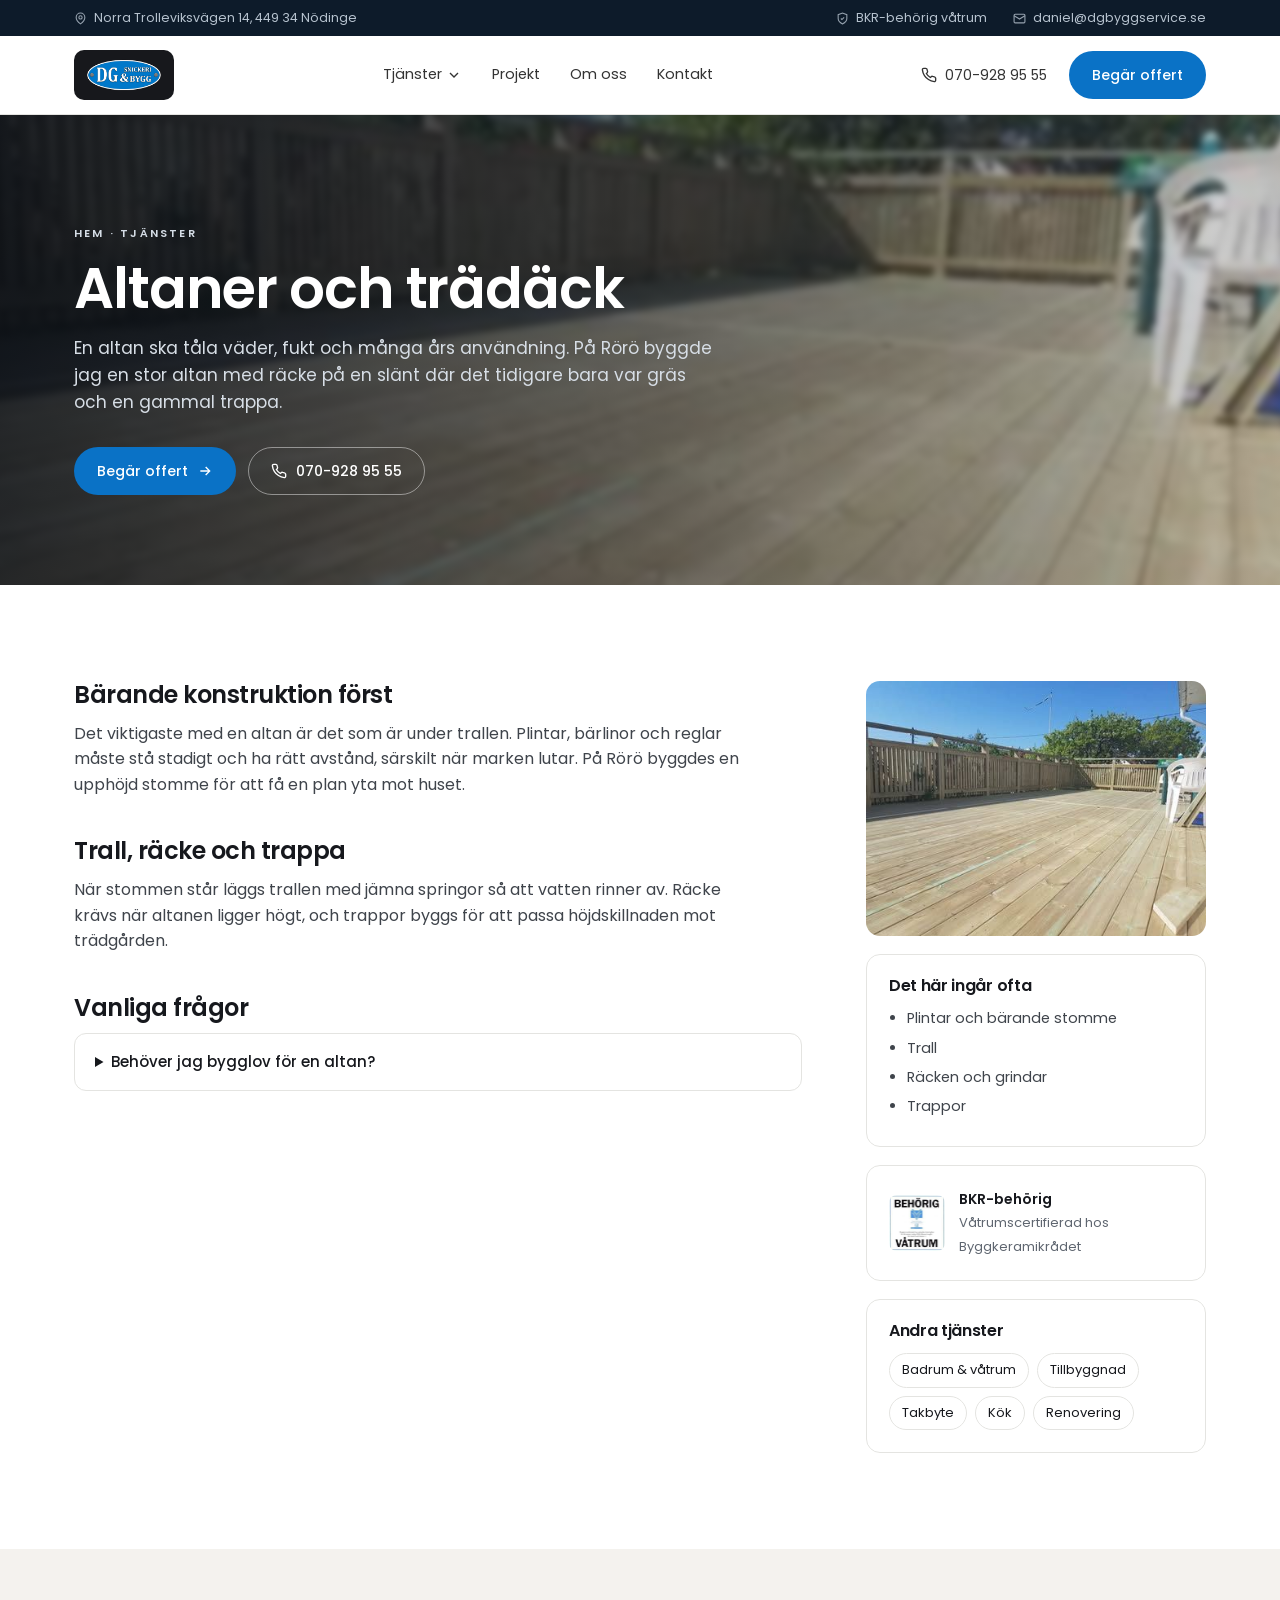
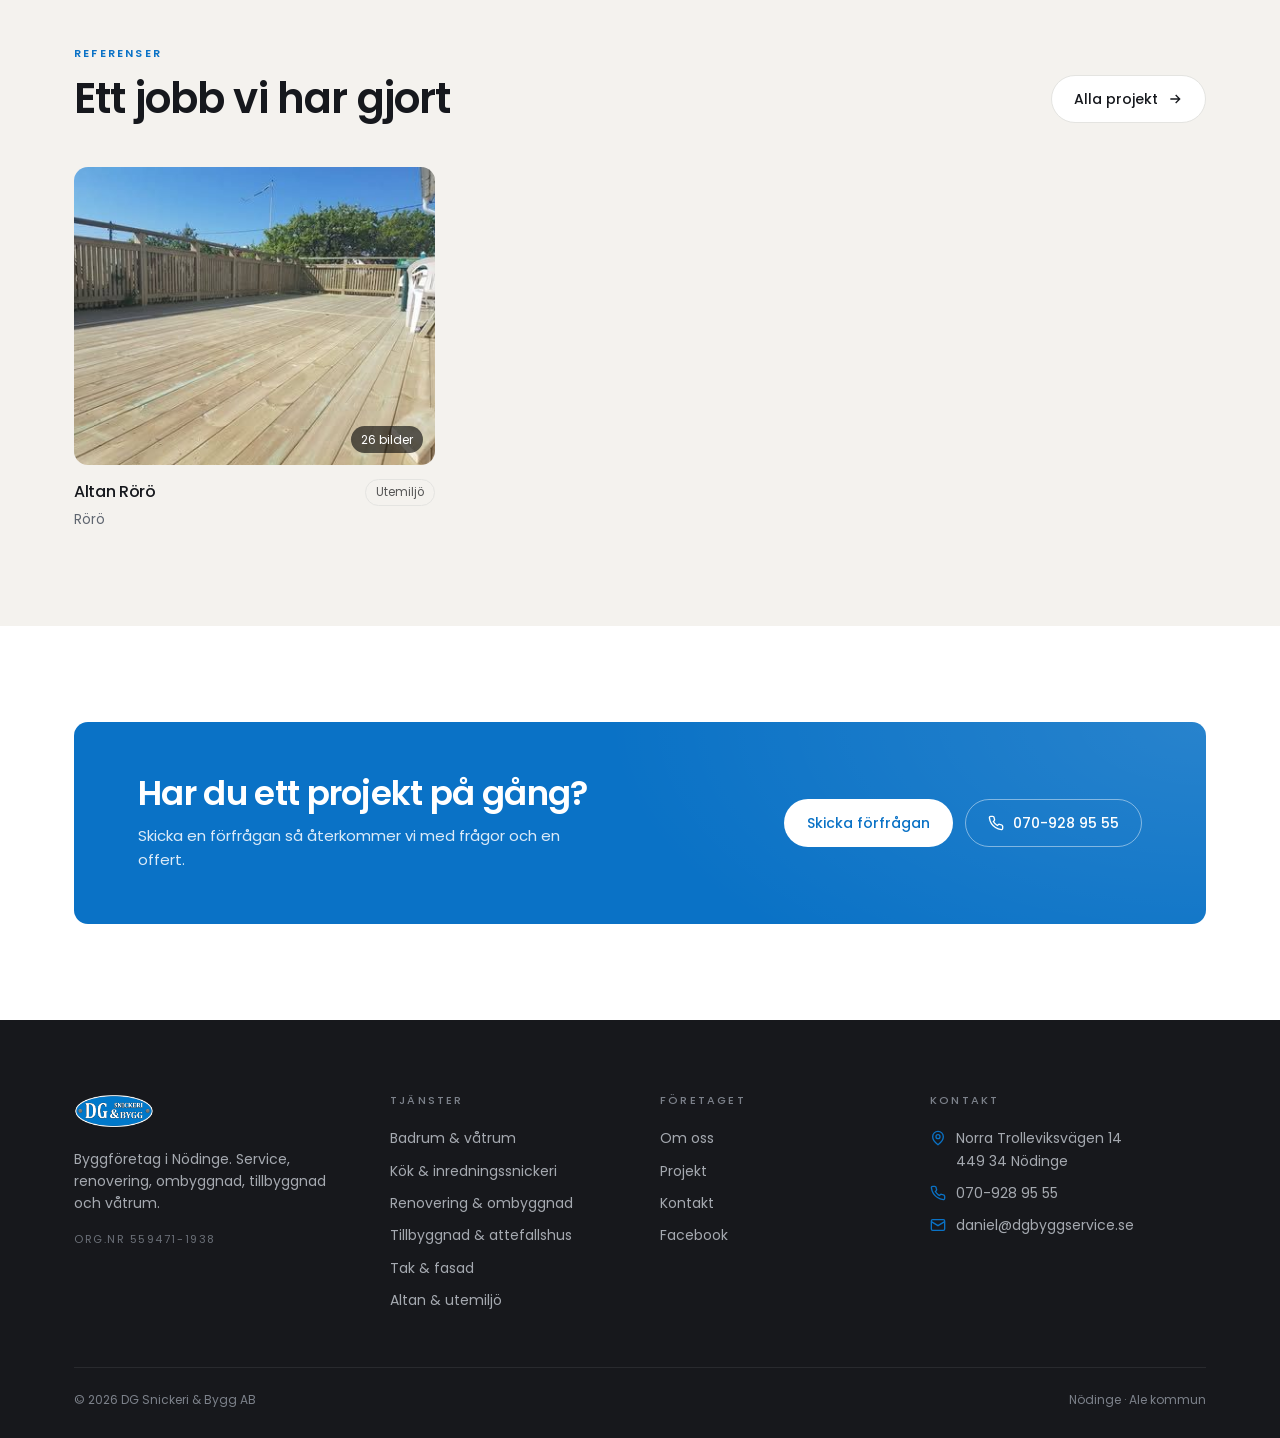
<file: altan.html>
<!doctype html>
<html lang="sv">
<head>
<meta charset="utf-8">
<meta name="viewport" content="width=device-width, initial-scale=1">
<title>Bygga altan och trädäck i Göteborgsregionen | DG Snickeri & Bygg</title>
<meta name="description" content="Altaner, trädäck, räcken och trappor byggda av snickare från Nödinge. Bärande konstruktion, trall och räcke – exempel från en altan på Rörö.">
<meta property="og:title" content="Bygga altan och trädäck i Göteborgsregionen | DG Snickeri & Bygg">
<meta property="og:description" content="Altaner, trädäck, räcken och trappor byggda av snickare från Nödinge. Bärande konstruktion, trall och räcke – exempel från en altan på Rörö.">
<meta property="og:image" content="https://elevatestudio018.github.io/dg-snickeri-bygg/assets/img/hero.jpg">
<link rel="icon" href="assets/img/favicon.png">
<link rel="preconnect" href="https://fonts.googleapis.com">
<link rel="preconnect" href="https://fonts.gstatic.com" crossorigin>
<link href="https://fonts.googleapis.com/css2?family=Poppins:wght@400;500;600;700&display=swap" rel="stylesheet">
<link rel="stylesheet" href="assets/css/style.css?v=4">
<script type="application/ld+json">{"@context": "https://schema.org", "@type": "Service", "name": "Altaner och trädäck", "serviceType": "Altan & trädäck", "description": "Altaner, trädäck, räcken och trappor byggda av snickare från Nödinge. Bärande konstruktion, trall och räcke – exempel från en altan på Rörö.", "provider": {"@type": "HomeAndConstructionBusiness", "name": "DG Snickeri & Bygg AB", "telephone": "+46709289555", "url": "https://elevatestudio018.github.io/dg-snickeri-bygg/"}, "areaServed": ["Ale kommun", "Kungälv", "Göteborg", "Tjörn"], "url": "https://elevatestudio018.github.io/dg-snickeri-bygg/altan.html"}</script>
<script type="application/ld+json">{"@context": "https://schema.org", "@type": "FAQPage", "mainEntity": [{"@type": "Question", "name": "Behöver jag bygglov för en altan?", "acceptedAnswer": {"@type": "Answer", "text": "En altan nära marken kräver oftast inte bygglov, men upphöjda altaner, altaner nära tomtgränsen eller inom vissa detaljplaner kan göra det. Kontrollera med kommunen."}}]}</script>
</head>
<body>
<div class="topbar"><div class="wrap">
  <span><svg viewBox="0 0 24 24" fill="none" stroke="currentColor" stroke-width="2"><path d="M20 10c0 6-8 12-8 12s-8-6-8-12a8 8 0 0 1 16 0z"/><circle cx="12" cy="10" r="3"/></svg>Norra Trolleviksvägen 14, 449 34 Nödinge</span>
  <span class="tb-r"><span><svg viewBox="0 0 24 24" fill="none" stroke="currentColor" stroke-width="2"><path d="M12 22s8-4 8-10V5l-8-3-8 3v7c0 6 8 10 8 10z"/><path d="m9 12 2 2 4-4"/></svg>BKR-behörig våtrum</span><a href="mailto:daniel@dgbyggservice.se"><svg viewBox="0 0 24 24" fill="none" stroke="currentColor" stroke-width="2"><rect x="2" y="4" width="20" height="16" rx="2"/><path d="m22 7-10 6L2 7"/></svg>daniel@dgbyggservice.se</a></span>
</div></div>
<header class="site"><div class="wrap">
  <a class="logo" href="index.html"><img src="assets/img/logo.png" alt="DG Snickeri &amp; Bygg AB"></a>
  <nav class="main">
    <div class="dd"><a href="index.html#tjanster">Tjänster <svg viewBox="0 0 24 24" fill="none" stroke="currentColor" stroke-width="2"><path d="m6 9 6 6 6-6"/></svg></a><div class="dd-menu"><a href="badrumsrenovering.html">Badrum & våtrum</a><a href="kok.html">Kök & inredningssnickeri</a><a href="renovering.html">Renovering & ombyggnad</a><a href="tillbyggnad.html">Tillbyggnad & attefallshus</a><a href="takbyte.html">Tak & fasad</a><a href="altan.html">Altan & utemiljö</a></div></div>
    <a href="projekt.html">Projekt</a><a href="index.html#om-oss">Om oss</a><a href="index.html#kontakt">Kontakt</a>
  </nav>
  <div class="hdr-cta">
    <a class="hdr-phone" href="tel:0709289555"><svg viewBox="0 0 24 24" fill="none" stroke="currentColor" stroke-width="2"><path d="M22 16.9v3a2 2 0 0 1-2.2 2 19.8 19.8 0 0 1-8.6-3.1 19.5 19.5 0 0 1-6-6A19.8 19.8 0 0 1 2.1 4.2 2 2 0 0 1 4.1 2h3a2 2 0 0 1 2 1.7c.1.9.4 1.8.7 2.7a2 2 0 0 1-.5 2.1L8 9.8a16 16 0 0 0 6 6l1.3-1.3a2 2 0 0 1 2.1-.4c.9.3 1.8.6 2.7.7a2 2 0 0 1 1.7 2z"/></svg> 070-928 95 55</a>
    <a class="btn btn-primary" href="index.html#kontakt">Begär offert</a>
    <button class="burger" aria-label="Meny"><span></span><span></span><span></span></button>
  </div>
</div></header>

<section class="phead">
  <div class="hero-bg" style="background-image:url('assets/projekt/altan-roro/01.jpg');filter:blur(3px);transform:scale(1.05)"></div>
  <div class="wrap"><span class="eyebrow light"><a href="index.html">Hem</a> · Tjänster</span><h1>Altaner och trädäck</h1>
    <p class="lead">En altan ska tåla väder, fukt och många års användning. På Rörö byggde jag en stor altan med räcke på en slänt där det tidigare bara var gräs och en gammal trappa.</p>
    <div class="actions" style="display:flex;gap:12px;flex-wrap:wrap;margin-top:30px"><a class="btn btn-primary" href="index.html#kontakt">Begär offert <svg viewBox="0 0 24 24" fill="none" stroke="currentColor" stroke-width="2"><path d="M5 12h14M13 6l6 6-6 6"/></svg></a><a class="btn btn-ghost-light" href="tel:0709289555"><svg viewBox="0 0 24 24" fill="none" stroke="currentColor" stroke-width="2"><path d="M22 16.9v3a2 2 0 0 1-2.2 2 19.8 19.8 0 0 1-8.6-3.1 19.5 19.5 0 0 1-6-6A19.8 19.8 0 0 1 2.1 4.2 2 2 0 0 1 4.1 2h3a2 2 0 0 1 2 1.7c.1.9.4 1.8.7 2.7a2 2 0 0 1-.5 2.1L8 9.8a16 16 0 0 0 6 6l1.3-1.3a2 2 0 0 1 2.1-.4c.9.3 1.8.6 2.7.7a2 2 0 0 1 1.7 2z"/></svg> 070-928 95 55</a></div></div>
</section>
<section>
  <div class="wrap svc-body">
    <article><h2>Bärande konstruktion först</h2><p>Det viktigaste med en altan är det som är under trallen. Plintar, bärlinor och reglar måste stå stadigt och ha rätt avstånd, särskilt när marken lutar. På Rörö byggdes en upphöjd stomme för att få en plan yta mot huset.</p><h2>Trall, räcke och trappa</h2><p>När stommen står läggs trallen med jämna springor så att vatten rinner av. Räcke krävs när altanen ligger högt, och trappor byggs för att passa höjdskillnaden mot trädgården.</p>
      <h2>Vanliga frågor</h2><div class="faq"><details><summary>Behöver jag bygglov för en altan?</summary><p>En altan nära marken kräver oftast inte bygglov, men upphöjda altaner, altaner nära tomtgränsen eller inom vissa detaljplaner kan göra det. Kontrollera med kommunen.</p></details></div></article>
    <aside>
      <img class="aside-img" src="assets/projekt/altan-roro/01.jpg" alt="Altan Rörö">
      <div class="box"><h3>Det här ingår ofta</h3><ul><li>Plintar och bärande stomme</li><li>Trall</li><li>Räcken och grindar</li><li>Trappor</li></ul></div>
      <div class="box"><div class="bkr"><img src="assets/img/behorig-vatrum.jpg" alt="BKR Behörig våtrum"><div><b>BKR-behörig</b><span>Våtrumscertifierad hos Byggkeramikrådet</span></div></div></div>
      <div class="box"><h3>Andra tjänster</h3><div class="others"><a href="badrumsrenovering.html">Badrum & våtrum</a><a href="tillbyggnad.html">Tillbyggnad</a><a href="takbyte.html">Takbyte</a><a href="kok.html">Kök</a><a href="renovering.html">Renovering</a></div></div>
    </aside>
  </div>
</section>
<section class="beige">
  <div class="wrap"><div class="sec-head"><div><span class="eyebrow">Referenser</span><h2>Ett jobb vi har gjort</h2></div>
    <a class="btn btn-outline" href="projekt.html">Alla projekt <svg viewBox="0 0 24 24" fill="none" stroke="currentColor" stroke-width="2"><path d="M5 12h14M13 6l6 6-6 6"/></svg></a></div>
    <div class="pcards"><a class="pcard" href="projekt.html?kategori=Utemiljö"><div class="ph"><img loading="lazy" src="assets/projekt/altan-roro/01.jpg" alt="Altan Rörö"><span class="cnt">26 bilder</span></div><div class="pc-t"><h3>Altan Rörö</h3><span class="tag">Utemiljö</span></div><p>Rörö</p></a></div></div>
</section>
<div style="padding-top:96px"></div>
<section class="cta-wrap"><div class="wrap"><div class="cta-box reveal">
  <div><h2>Har du ett projekt på gång?</h2><p>Skicka en förfrågan så återkommer vi med frågor och en offert.</p></div>
  <div class="cta-btns"><a class="btn btn-white" href="index.html#kontakt">Skicka förfrågan</a><a class="btn btn-ghost-light" href="tel:0709289555"><svg viewBox="0 0 24 24" fill="none" stroke="currentColor" stroke-width="2"><path d="M22 16.9v3a2 2 0 0 1-2.2 2 19.8 19.8 0 0 1-8.6-3.1 19.5 19.5 0 0 1-6-6A19.8 19.8 0 0 1 2.1 4.2 2 2 0 0 1 4.1 2h3a2 2 0 0 1 2 1.7c.1.9.4 1.8.7 2.7a2 2 0 0 1-.5 2.1L8 9.8a16 16 0 0 0 6 6l1.3-1.3a2 2 0 0 1 2.1-.4c.9.3 1.8.6 2.7.7a2 2 0 0 1 1.7 2z"/></svg> 070-928 95 55</a></div>
</div></div></section>

<footer class="site"><div class="wrap">
  <div class="fcols">
    <div><a class="flogo" href="index.html"><img src="assets/img/logo.png" alt="DG Snickeri &amp; Bygg"></a>
      <p>Byggföretag i Nödinge. Service, renovering, ombyggnad, tillbyggnad och våtrum.</p>
      <p class="orgnr">ORG.NR 559471-1938</p></div>
    <div><h4>Tjänster</h4><ul><li><a href="badrumsrenovering.html">Badrum & våtrum</a></li><li><a href="kok.html">Kök & inredningssnickeri</a></li><li><a href="renovering.html">Renovering & ombyggnad</a></li><li><a href="tillbyggnad.html">Tillbyggnad & attefallshus</a></li><li><a href="takbyte.html">Tak & fasad</a></li><li><a href="altan.html">Altan & utemiljö</a></li></ul></div>
    <div><h4>Företaget</h4><ul><li><a href="index.html#om-oss">Om oss</a></li><li><a href="projekt.html">Projekt</a></li><li><a href="index.html#kontakt">Kontakt</a></li><li><a href="https://www.facebook.com/pages/DG-Snickeri-Bygg-AB/765867246837613" target="_blank" rel="noopener">Facebook</a></li></ul></div>
    <div><h4>Kontakt</h4><ul class="fc">
      <li><svg viewBox="0 0 24 24" fill="none" stroke="currentColor" stroke-width="2"><path d="M20 10c0 6-8 12-8 12s-8-6-8-12a8 8 0 0 1 16 0z"/><circle cx="12" cy="10" r="3"/></svg><span>Norra Trolleviksvägen 14<br>449 34 Nödinge</span></li>
      <li><svg viewBox="0 0 24 24" fill="none" stroke="currentColor" stroke-width="2"><path d="M22 16.9v3a2 2 0 0 1-2.2 2 19.8 19.8 0 0 1-8.6-3.1 19.5 19.5 0 0 1-6-6A19.8 19.8 0 0 1 2.1 4.2 2 2 0 0 1 4.1 2h3a2 2 0 0 1 2 1.7c.1.9.4 1.8.7 2.7a2 2 0 0 1-.5 2.1L8 9.8a16 16 0 0 0 6 6l1.3-1.3a2 2 0 0 1 2.1-.4c.9.3 1.8.6 2.7.7a2 2 0 0 1 1.7 2z"/></svg><a href="tel:0709289555">070-928 95 55</a></li>
      <li><svg viewBox="0 0 24 24" fill="none" stroke="currentColor" stroke-width="2"><rect x="2" y="4" width="20" height="16" rx="2"/><path d="m22 7-10 6L2 7"/></svg><a href="mailto:daniel@dgbyggservice.se">daniel@dgbyggservice.se</a></li></ul></div>
  </div>
  <div class="fbottom"><span>© 2026 DG Snickeri &amp; Bygg AB</span><span>Nödinge · Ale kommun</span></div>
</div></footer>
<div class="lb" id="lb">
  <div class="lb-top"><div><h3 id="lb-title" style="display:inline"></h3><span id="lb-count"></span></div><button class="lb-close" aria-label="Stäng">✕</button></div>
  <div class="lb-stage"><button class="lb-nav prev" aria-label="Föregående">‹</button><img id="lb-img" alt=""><button class="lb-nav next" aria-label="Nästa">›</button></div>
  <div class="lb-thumbs"></div>
</div>
<script src="assets/data/projects.js?v=4"></script>
<script src="assets/js/main.js?v=4"></script>
</body>
</html>
</file>
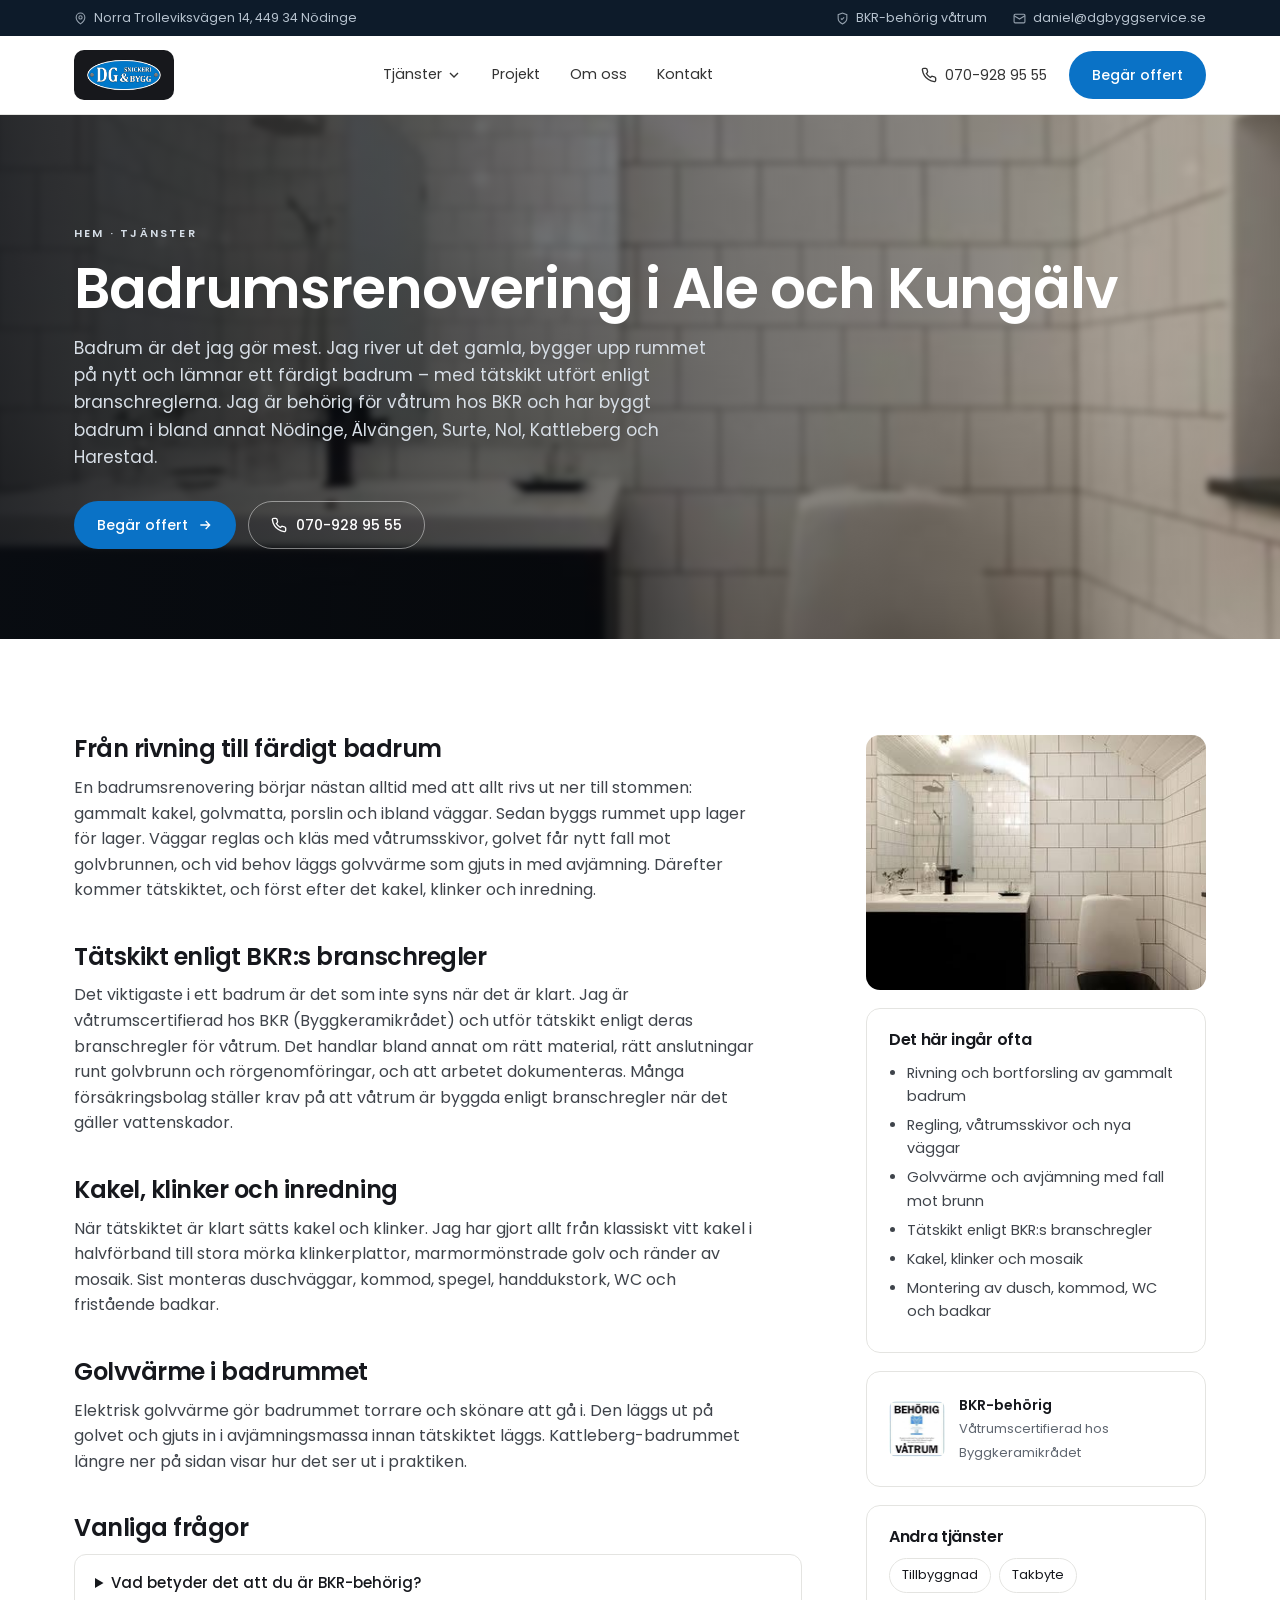
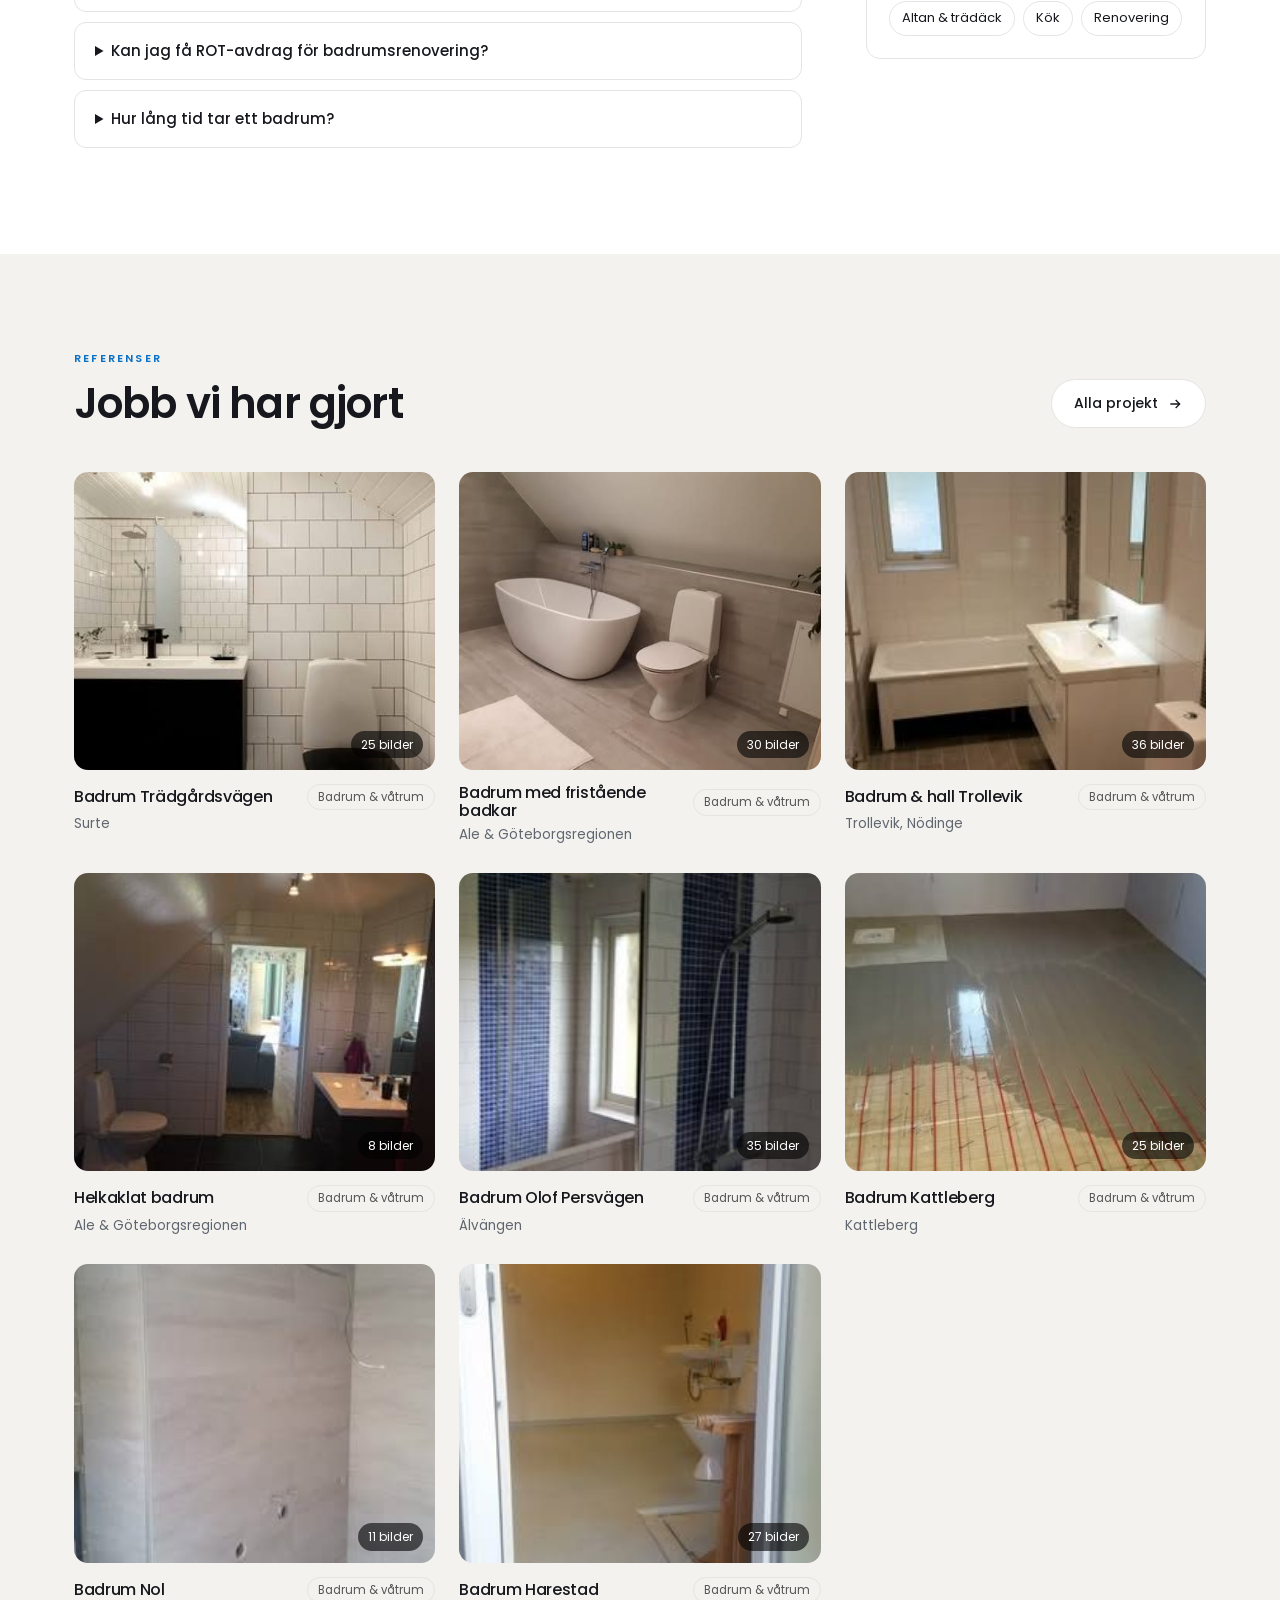
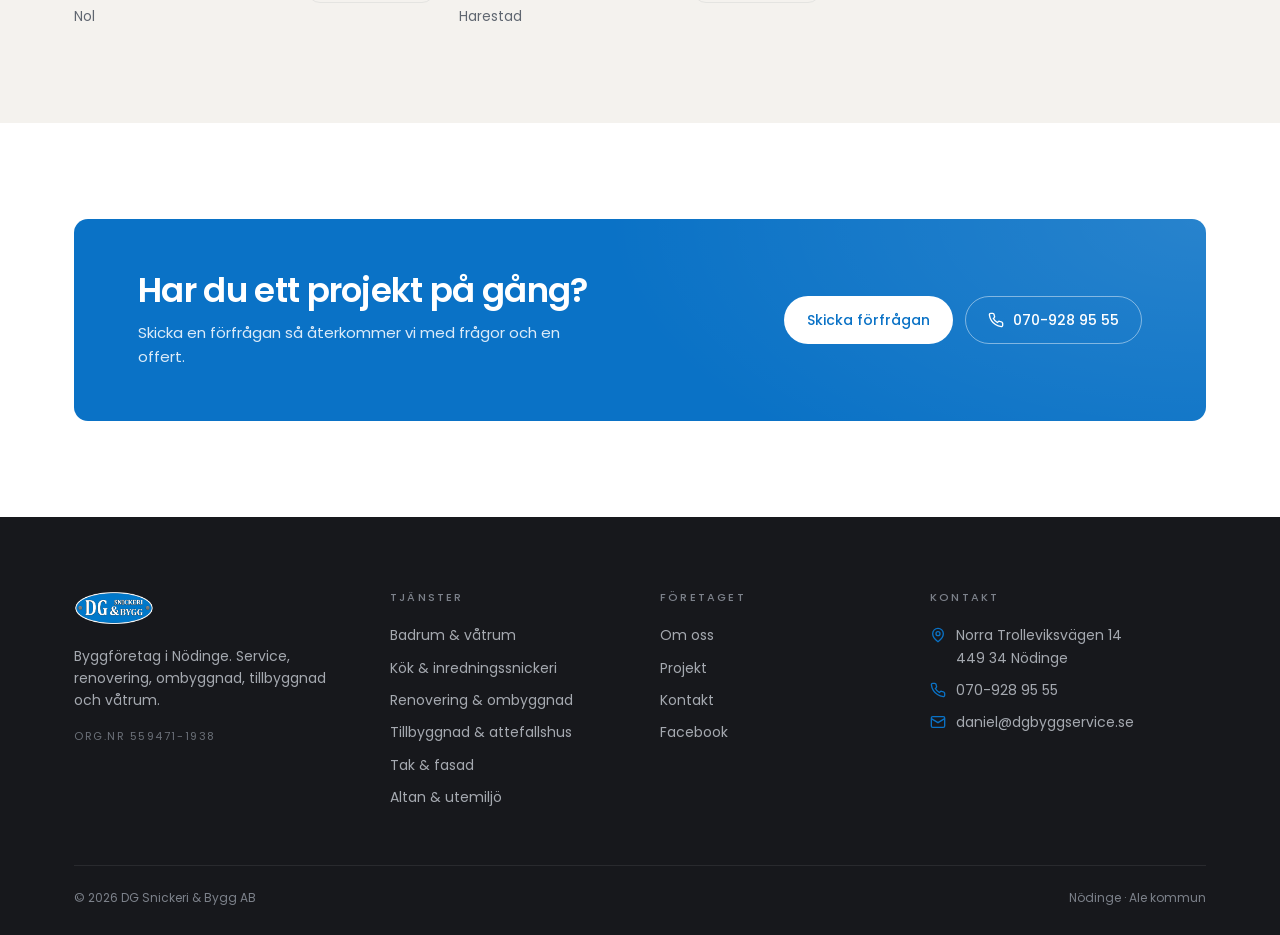
<file: badrumsrenovering.html>
<!doctype html>
<html lang="sv">
<head>
<meta charset="utf-8">
<meta name="viewport" content="width=device-width, initial-scale=1">
<title>Badrumsrenovering i Ale och Kungälv – BKR-behörig | DG Snickeri & Bygg</title>
<meta name="description" content="Badrumsrenovering och våtrum i Nödinge, Älvängen, Surte, Nol och Kungälv. BKR-behörig hantverkare med 25 år i branschen. Rivning, golvvärme, tätskikt, kakel och klinker.">
<meta property="og:title" content="Badrumsrenovering i Ale och Kungälv – BKR-behörig | DG Snickeri & Bygg">
<meta property="og:description" content="Badrumsrenovering och våtrum i Nödinge, Älvängen, Surte, Nol och Kungälv. BKR-behörig hantverkare med 25 år i branschen. Rivning, golvvärme, tätskikt, kakel och klinker.">
<meta property="og:image" content="https://elevatestudio018.github.io/dg-snickeri-bygg/assets/img/hero.jpg">
<link rel="icon" href="assets/img/favicon.png">
<link rel="preconnect" href="https://fonts.googleapis.com">
<link rel="preconnect" href="https://fonts.gstatic.com" crossorigin>
<link href="https://fonts.googleapis.com/css2?family=Poppins:wght@400;500;600;700&display=swap" rel="stylesheet">
<link rel="stylesheet" href="assets/css/style.css?v=4">
<script type="application/ld+json">{"@context": "https://schema.org", "@type": "Service", "name": "Badrumsrenovering i Ale och Kungälv", "serviceType": "Badrum & våtrum", "description": "Badrumsrenovering och våtrum i Nödinge, Älvängen, Surte, Nol och Kungälv. BKR-behörig hantverkare med 25 år i branschen. Rivning, golvvärme, tätskikt, kakel och klinker.", "provider": {"@type": "HomeAndConstructionBusiness", "name": "DG Snickeri & Bygg AB", "telephone": "+46709289555", "url": "https://elevatestudio018.github.io/dg-snickeri-bygg/"}, "areaServed": ["Ale kommun", "Kungälv", "Göteborg", "Tjörn"], "url": "https://elevatestudio018.github.io/dg-snickeri-bygg/badrumsrenovering.html"}</script>
<script type="application/ld+json">{"@context": "https://schema.org", "@type": "FAQPage", "mainEntity": [{"@type": "Question", "name": "Vad betyder det att du är BKR-behörig?", "acceptedAnswer": {"@type": "Answer", "text": "Det betyder att jag har gått Byggkeramikrådets utbildning och är certifierad för att utföra tätskikt i våtrum enligt deras branschregler. Du kan kontrollera behöriga företag på BKR:s webbplats."}}, {"@type": "Question", "name": "Kan jag få ROT-avdrag för badrumsrenovering?", "acceptedAnswer": {"@type": "Answer", "text": "Ja, ROT-avdrag gäller för arbetskostnaden när du renoverar i din bostad, enligt Skatteverkets regler. Avdraget görs direkt på fakturan. Material och resor ger inget avdrag."}}, {"@type": "Question", "name": "Hur lång tid tar ett badrum?", "acceptedAnswer": {"@type": "Answer", "text": "Det beror på storlek och hur mycket som ska göras. Tätskikt och avjämning måste få torka mellan momenten, så det går inte att stressa fram. Du får en tidplan tillsammans med offerten."}}]}</script>
</head>
<body>
<div class="topbar"><div class="wrap">
  <span><svg viewBox="0 0 24 24" fill="none" stroke="currentColor" stroke-width="2"><path d="M20 10c0 6-8 12-8 12s-8-6-8-12a8 8 0 0 1 16 0z"/><circle cx="12" cy="10" r="3"/></svg>Norra Trolleviksvägen 14, 449 34 Nödinge</span>
  <span class="tb-r"><span><svg viewBox="0 0 24 24" fill="none" stroke="currentColor" stroke-width="2"><path d="M12 22s8-4 8-10V5l-8-3-8 3v7c0 6 8 10 8 10z"/><path d="m9 12 2 2 4-4"/></svg>BKR-behörig våtrum</span><a href="mailto:daniel@dgbyggservice.se"><svg viewBox="0 0 24 24" fill="none" stroke="currentColor" stroke-width="2"><rect x="2" y="4" width="20" height="16" rx="2"/><path d="m22 7-10 6L2 7"/></svg>daniel@dgbyggservice.se</a></span>
</div></div>
<header class="site"><div class="wrap">
  <a class="logo" href="index.html"><img src="assets/img/logo.png" alt="DG Snickeri &amp; Bygg AB"></a>
  <nav class="main">
    <div class="dd"><a href="index.html#tjanster">Tjänster <svg viewBox="0 0 24 24" fill="none" stroke="currentColor" stroke-width="2"><path d="m6 9 6 6 6-6"/></svg></a><div class="dd-menu"><a href="badrumsrenovering.html">Badrum & våtrum</a><a href="kok.html">Kök & inredningssnickeri</a><a href="renovering.html">Renovering & ombyggnad</a><a href="tillbyggnad.html">Tillbyggnad & attefallshus</a><a href="takbyte.html">Tak & fasad</a><a href="altan.html">Altan & utemiljö</a></div></div>
    <a href="projekt.html">Projekt</a><a href="index.html#om-oss">Om oss</a><a href="index.html#kontakt">Kontakt</a>
  </nav>
  <div class="hdr-cta">
    <a class="hdr-phone" href="tel:0709289555"><svg viewBox="0 0 24 24" fill="none" stroke="currentColor" stroke-width="2"><path d="M22 16.9v3a2 2 0 0 1-2.2 2 19.8 19.8 0 0 1-8.6-3.1 19.5 19.5 0 0 1-6-6A19.8 19.8 0 0 1 2.1 4.2 2 2 0 0 1 4.1 2h3a2 2 0 0 1 2 1.7c.1.9.4 1.8.7 2.7a2 2 0 0 1-.5 2.1L8 9.8a16 16 0 0 0 6 6l1.3-1.3a2 2 0 0 1 2.1-.4c.9.3 1.8.6 2.7.7a2 2 0 0 1 1.7 2z"/></svg> 070-928 95 55</a>
    <a class="btn btn-primary" href="index.html#kontakt">Begär offert</a>
    <button class="burger" aria-label="Meny"><span></span><span></span><span></span></button>
  </div>
</div></header>

<section class="phead">
  <div class="hero-bg" style="background-image:url('assets/projekt/badrum-tradgardsvagen/03.jpg');filter:blur(3px);transform:scale(1.05)"></div>
  <div class="wrap"><span class="eyebrow light"><a href="index.html">Hem</a> · Tjänster</span><h1>Badrumsrenovering i Ale och Kungälv</h1>
    <p class="lead">Badrum är det jag gör mest. Jag river ut det gamla, bygger upp rummet på nytt och lämnar ett färdigt badrum – med tätskikt utfört enligt branschreglerna. Jag är behörig för våtrum hos BKR och har byggt badrum i bland annat Nödinge, Älvängen, Surte, Nol, Kattleberg och Harestad.</p>
    <div class="actions" style="display:flex;gap:12px;flex-wrap:wrap;margin-top:30px"><a class="btn btn-primary" href="index.html#kontakt">Begär offert <svg viewBox="0 0 24 24" fill="none" stroke="currentColor" stroke-width="2"><path d="M5 12h14M13 6l6 6-6 6"/></svg></a><a class="btn btn-ghost-light" href="tel:0709289555"><svg viewBox="0 0 24 24" fill="none" stroke="currentColor" stroke-width="2"><path d="M22 16.9v3a2 2 0 0 1-2.2 2 19.8 19.8 0 0 1-8.6-3.1 19.5 19.5 0 0 1-6-6A19.8 19.8 0 0 1 2.1 4.2 2 2 0 0 1 4.1 2h3a2 2 0 0 1 2 1.7c.1.9.4 1.8.7 2.7a2 2 0 0 1-.5 2.1L8 9.8a16 16 0 0 0 6 6l1.3-1.3a2 2 0 0 1 2.1-.4c.9.3 1.8.6 2.7.7a2 2 0 0 1 1.7 2z"/></svg> 070-928 95 55</a></div></div>
</section>
<section>
  <div class="wrap svc-body">
    <article><h2>Från rivning till färdigt badrum</h2><p>En badrumsrenovering börjar nästan alltid med att allt rivs ut ner till stommen: gammalt kakel, golvmatta, porslin och ibland väggar. Sedan byggs rummet upp lager för lager. Väggar reglas och kläs med våtrumsskivor, golvet får nytt fall mot golvbrunnen, och vid behov läggs golvvärme som gjuts in med avjämning. Därefter kommer tätskiktet, och först efter det kakel, klinker och inredning.</p><h2>Tätskikt enligt BKR:s branschregler</h2><p>Det viktigaste i ett badrum är det som inte syns när det är klart. Jag är våtrumscertifierad hos BKR (Byggkeramikrådet) och utför tätskikt enligt deras branschregler för våtrum. Det handlar bland annat om rätt material, rätt anslutningar runt golvbrunn och rörgenomföringar, och att arbetet dokumenteras. Många försäkringsbolag ställer krav på att våtrum är byggda enligt branschregler när det gäller vattenskador.</p><h2>Kakel, klinker och inredning</h2><p>När tätskiktet är klart sätts kakel och klinker. Jag har gjort allt från klassiskt vitt kakel i halvförband till stora mörka klinkerplattor, marmormönstrade golv och ränder av mosaik. Sist monteras duschväggar, kommod, spegel, handdukstork, WC och fristående badkar.</p><h2>Golvvärme i badrummet</h2><p>Elektrisk golvvärme gör badrummet torrare och skönare att gå i. Den läggs ut på golvet och gjuts in i avjämningsmassa innan tätskiktet läggs. Kattleberg-badrummet längre ner på sidan visar hur det ser ut i praktiken.</p>
      <h2>Vanliga frågor</h2><div class="faq"><details><summary>Vad betyder det att du är BKR-behörig?</summary><p>Det betyder att jag har gått Byggkeramikrådets utbildning och är certifierad för att utföra tätskikt i våtrum enligt deras branschregler. Du kan kontrollera behöriga företag på BKR:s webbplats.</p></details><details><summary>Kan jag få ROT-avdrag för badrumsrenovering?</summary><p>Ja, ROT-avdrag gäller för arbetskostnaden när du renoverar i din bostad, enligt Skatteverkets regler. Avdraget görs direkt på fakturan. Material och resor ger inget avdrag.</p></details><details><summary>Hur lång tid tar ett badrum?</summary><p>Det beror på storlek och hur mycket som ska göras. Tätskikt och avjämning måste få torka mellan momenten, så det går inte att stressa fram. Du får en tidplan tillsammans med offerten.</p></details></div></article>
    <aside>
      <img class="aside-img" src="assets/projekt/badrum-tradgardsvagen/03.jpg" alt="Badrum Trädgårdsvägen">
      <div class="box"><h3>Det här ingår ofta</h3><ul><li>Rivning och bortforsling av gammalt badrum</li><li>Regling, våtrumsskivor och nya väggar</li><li>Golvvärme och avjämning med fall mot brunn</li><li>Tätskikt enligt BKR:s branschregler</li><li>Kakel, klinker och mosaik</li><li>Montering av dusch, kommod, WC och badkar</li></ul></div>
      <div class="box"><div class="bkr"><img src="assets/img/behorig-vatrum.jpg" alt="BKR Behörig våtrum"><div><b>BKR-behörig</b><span>Våtrumscertifierad hos Byggkeramikrådet</span></div></div></div>
      <div class="box"><h3>Andra tjänster</h3><div class="others"><a href="tillbyggnad.html">Tillbyggnad</a><a href="takbyte.html">Takbyte</a><a href="altan.html">Altan & trädäck</a><a href="kok.html">Kök</a><a href="renovering.html">Renovering</a></div></div>
    </aside>
  </div>
</section>
<section class="beige">
  <div class="wrap"><div class="sec-head"><div><span class="eyebrow">Referenser</span><h2>Jobb vi har gjort</h2></div>
    <a class="btn btn-outline" href="projekt.html">Alla projekt <svg viewBox="0 0 24 24" fill="none" stroke="currentColor" stroke-width="2"><path d="M5 12h14M13 6l6 6-6 6"/></svg></a></div>
    <div class="pcards"><a class="pcard" href="projekt.html?kategori=Badrum & våtrum"><div class="ph"><img loading="lazy" src="assets/projekt/badrum-tradgardsvagen/03.jpg" alt="Badrum Trädgårdsvägen"><span class="cnt">25 bilder</span></div><div class="pc-t"><h3>Badrum Trädgårdsvägen</h3><span class="tag">Badrum & våtrum</span></div><p>Surte</p></a><a class="pcard" href="projekt.html?kategori=Badrum & våtrum"><div class="ph"><img loading="lazy" src="assets/projekt/badrum-med-fristaende-badkar/04.jpg" alt="Badrum med fristående badkar"><span class="cnt">30 bilder</span></div><div class="pc-t"><h3>Badrum med fristående badkar</h3><span class="tag">Badrum & våtrum</span></div><p>Ale & Göteborgsregionen</p></a><a class="pcard" href="projekt.html?kategori=Badrum & våtrum"><div class="ph"><img loading="lazy" src="assets/projekt/badrum-hall-trollevik/01.jpg" alt="Badrum & hall Trollevik"><span class="cnt">36 bilder</span></div><div class="pc-t"><h3>Badrum & hall Trollevik</h3><span class="tag">Badrum & våtrum</span></div><p>Trollevik, Nödinge</p></a><a class="pcard" href="projekt.html?kategori=Badrum & våtrum"><div class="ph"><img loading="lazy" src="assets/projekt/helkaklat-badrum/03.jpg" alt="Helkaklat badrum"><span class="cnt">8 bilder</span></div><div class="pc-t"><h3>Helkaklat badrum</h3><span class="tag">Badrum & våtrum</span></div><p>Ale & Göteborgsregionen</p></a><a class="pcard" href="projekt.html?kategori=Badrum & våtrum"><div class="ph"><img loading="lazy" src="assets/projekt/badrum-olof-persvagen/05.jpg" alt="Badrum Olof Persvägen"><span class="cnt">35 bilder</span></div><div class="pc-t"><h3>Badrum Olof Persvägen</h3><span class="tag">Badrum & våtrum</span></div><p>Älvängen</p></a><a class="pcard" href="projekt.html?kategori=Badrum & våtrum"><div class="ph"><img loading="lazy" src="assets/projekt/badrum-kattleberg/06.jpg" alt="Badrum Kattleberg"><span class="cnt">25 bilder</span></div><div class="pc-t"><h3>Badrum Kattleberg</h3><span class="tag">Badrum & våtrum</span></div><p>Kattleberg</p></a><a class="pcard" href="projekt.html?kategori=Badrum & våtrum"><div class="ph"><img loading="lazy" src="assets/projekt/badrum-nol/06.jpg" alt="Badrum Nol"><span class="cnt">11 bilder</span></div><div class="pc-t"><h3>Badrum Nol</h3><span class="tag">Badrum & våtrum</span></div><p>Nol</p></a><a class="pcard" href="projekt.html?kategori=Badrum & våtrum"><div class="ph"><img loading="lazy" src="assets/projekt/badrum-harestad/06.jpg" alt="Badrum Harestad"><span class="cnt">27 bilder</span></div><div class="pc-t"><h3>Badrum Harestad</h3><span class="tag">Badrum & våtrum</span></div><p>Harestad</p></a></div></div>
</section>
<div style="padding-top:96px"></div>
<section class="cta-wrap"><div class="wrap"><div class="cta-box reveal">
  <div><h2>Har du ett projekt på gång?</h2><p>Skicka en förfrågan så återkommer vi med frågor och en offert.</p></div>
  <div class="cta-btns"><a class="btn btn-white" href="index.html#kontakt">Skicka förfrågan</a><a class="btn btn-ghost-light" href="tel:0709289555"><svg viewBox="0 0 24 24" fill="none" stroke="currentColor" stroke-width="2"><path d="M22 16.9v3a2 2 0 0 1-2.2 2 19.8 19.8 0 0 1-8.6-3.1 19.5 19.5 0 0 1-6-6A19.8 19.8 0 0 1 2.1 4.2 2 2 0 0 1 4.1 2h3a2 2 0 0 1 2 1.7c.1.9.4 1.8.7 2.7a2 2 0 0 1-.5 2.1L8 9.8a16 16 0 0 0 6 6l1.3-1.3a2 2 0 0 1 2.1-.4c.9.3 1.8.6 2.7.7a2 2 0 0 1 1.7 2z"/></svg> 070-928 95 55</a></div>
</div></div></section>

<footer class="site"><div class="wrap">
  <div class="fcols">
    <div><a class="flogo" href="index.html"><img src="assets/img/logo.png" alt="DG Snickeri &amp; Bygg"></a>
      <p>Byggföretag i Nödinge. Service, renovering, ombyggnad, tillbyggnad och våtrum.</p>
      <p class="orgnr">ORG.NR 559471-1938</p></div>
    <div><h4>Tjänster</h4><ul><li><a href="badrumsrenovering.html">Badrum & våtrum</a></li><li><a href="kok.html">Kök & inredningssnickeri</a></li><li><a href="renovering.html">Renovering & ombyggnad</a></li><li><a href="tillbyggnad.html">Tillbyggnad & attefallshus</a></li><li><a href="takbyte.html">Tak & fasad</a></li><li><a href="altan.html">Altan & utemiljö</a></li></ul></div>
    <div><h4>Företaget</h4><ul><li><a href="index.html#om-oss">Om oss</a></li><li><a href="projekt.html">Projekt</a></li><li><a href="index.html#kontakt">Kontakt</a></li><li><a href="https://www.facebook.com/pages/DG-Snickeri-Bygg-AB/765867246837613" target="_blank" rel="noopener">Facebook</a></li></ul></div>
    <div><h4>Kontakt</h4><ul class="fc">
      <li><svg viewBox="0 0 24 24" fill="none" stroke="currentColor" stroke-width="2"><path d="M20 10c0 6-8 12-8 12s-8-6-8-12a8 8 0 0 1 16 0z"/><circle cx="12" cy="10" r="3"/></svg><span>Norra Trolleviksvägen 14<br>449 34 Nödinge</span></li>
      <li><svg viewBox="0 0 24 24" fill="none" stroke="currentColor" stroke-width="2"><path d="M22 16.9v3a2 2 0 0 1-2.2 2 19.8 19.8 0 0 1-8.6-3.1 19.5 19.5 0 0 1-6-6A19.8 19.8 0 0 1 2.1 4.2 2 2 0 0 1 4.1 2h3a2 2 0 0 1 2 1.7c.1.9.4 1.8.7 2.7a2 2 0 0 1-.5 2.1L8 9.8a16 16 0 0 0 6 6l1.3-1.3a2 2 0 0 1 2.1-.4c.9.3 1.8.6 2.7.7a2 2 0 0 1 1.7 2z"/></svg><a href="tel:0709289555">070-928 95 55</a></li>
      <li><svg viewBox="0 0 24 24" fill="none" stroke="currentColor" stroke-width="2"><rect x="2" y="4" width="20" height="16" rx="2"/><path d="m22 7-10 6L2 7"/></svg><a href="mailto:daniel@dgbyggservice.se">daniel@dgbyggservice.se</a></li></ul></div>
  </div>
  <div class="fbottom"><span>© 2026 DG Snickeri &amp; Bygg AB</span><span>Nödinge · Ale kommun</span></div>
</div></footer>
<div class="lb" id="lb">
  <div class="lb-top"><div><h3 id="lb-title" style="display:inline"></h3><span id="lb-count"></span></div><button class="lb-close" aria-label="Stäng">✕</button></div>
  <div class="lb-stage"><button class="lb-nav prev" aria-label="Föregående">‹</button><img id="lb-img" alt=""><button class="lb-nav next" aria-label="Nästa">›</button></div>
  <div class="lb-thumbs"></div>
</div>
<script src="assets/data/projects.js?v=4"></script>
<script src="assets/js/main.js?v=4"></script>
</body>
</html>
</file>
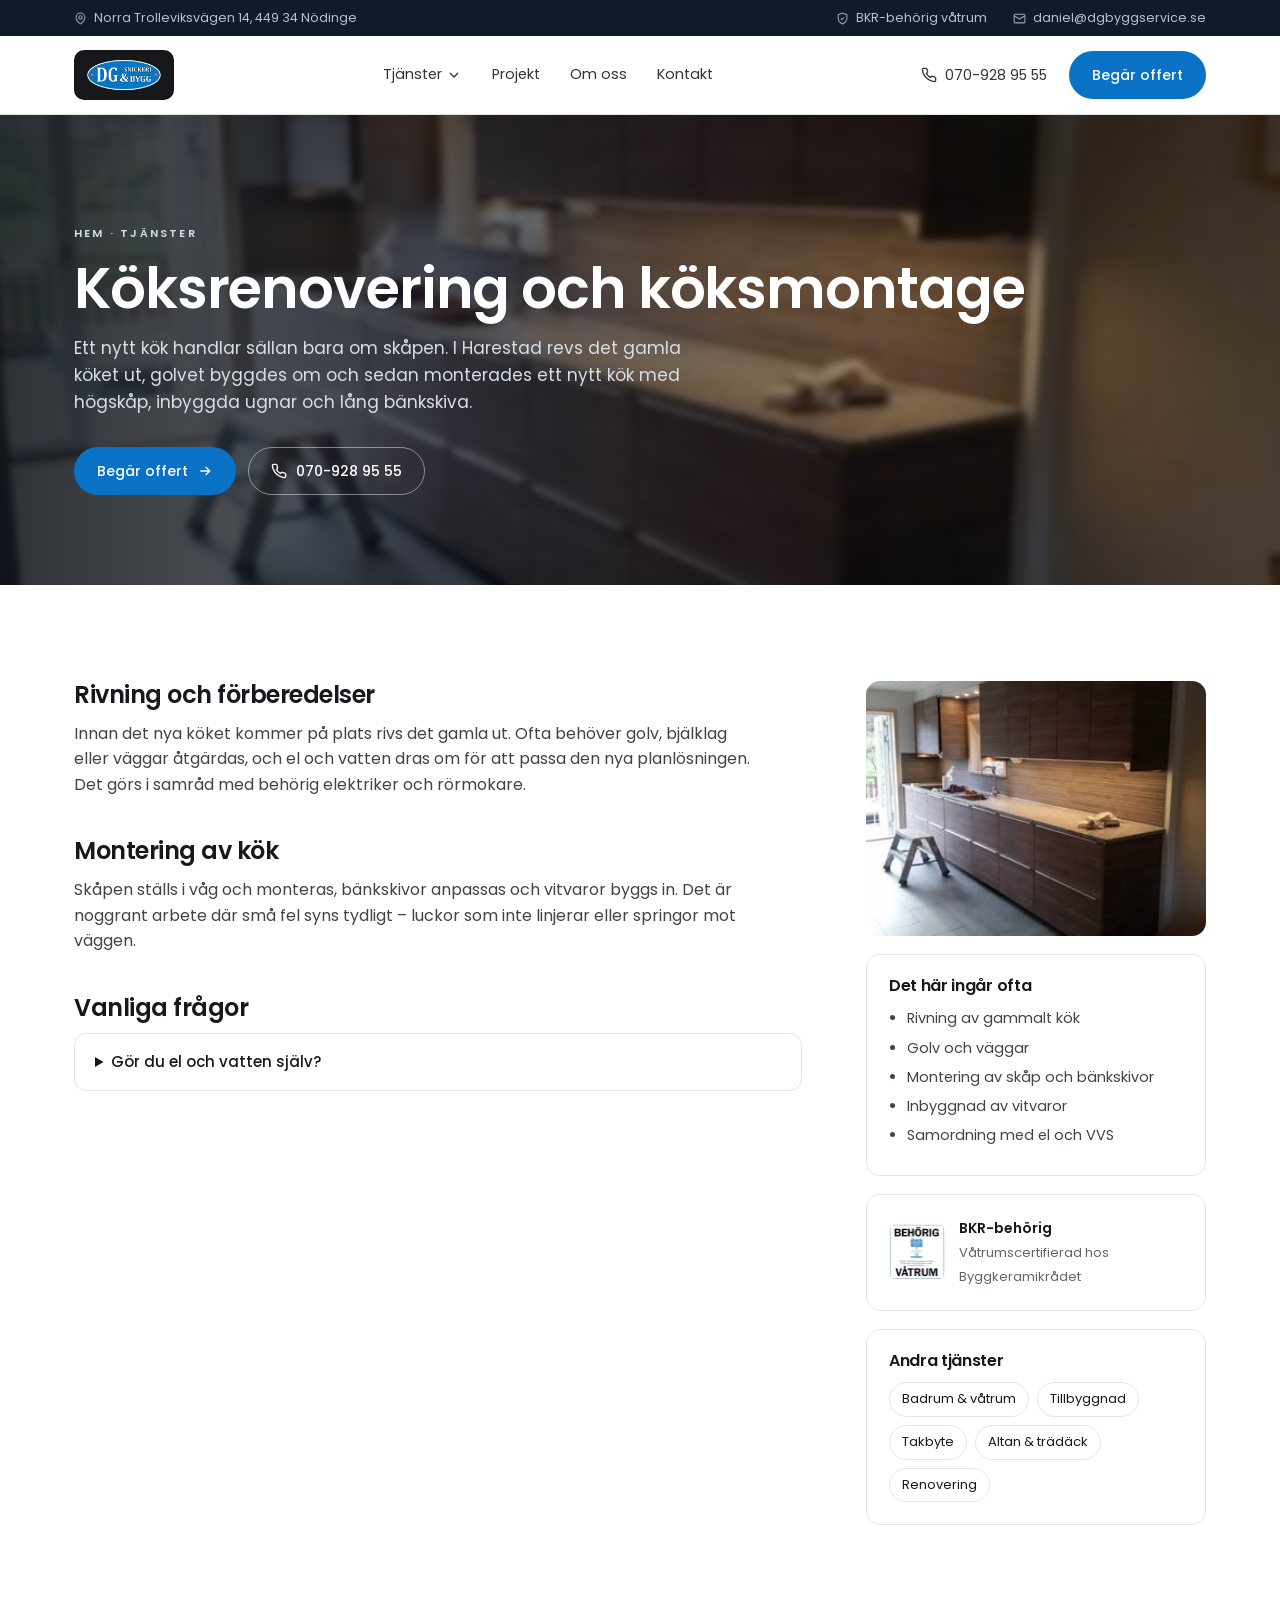
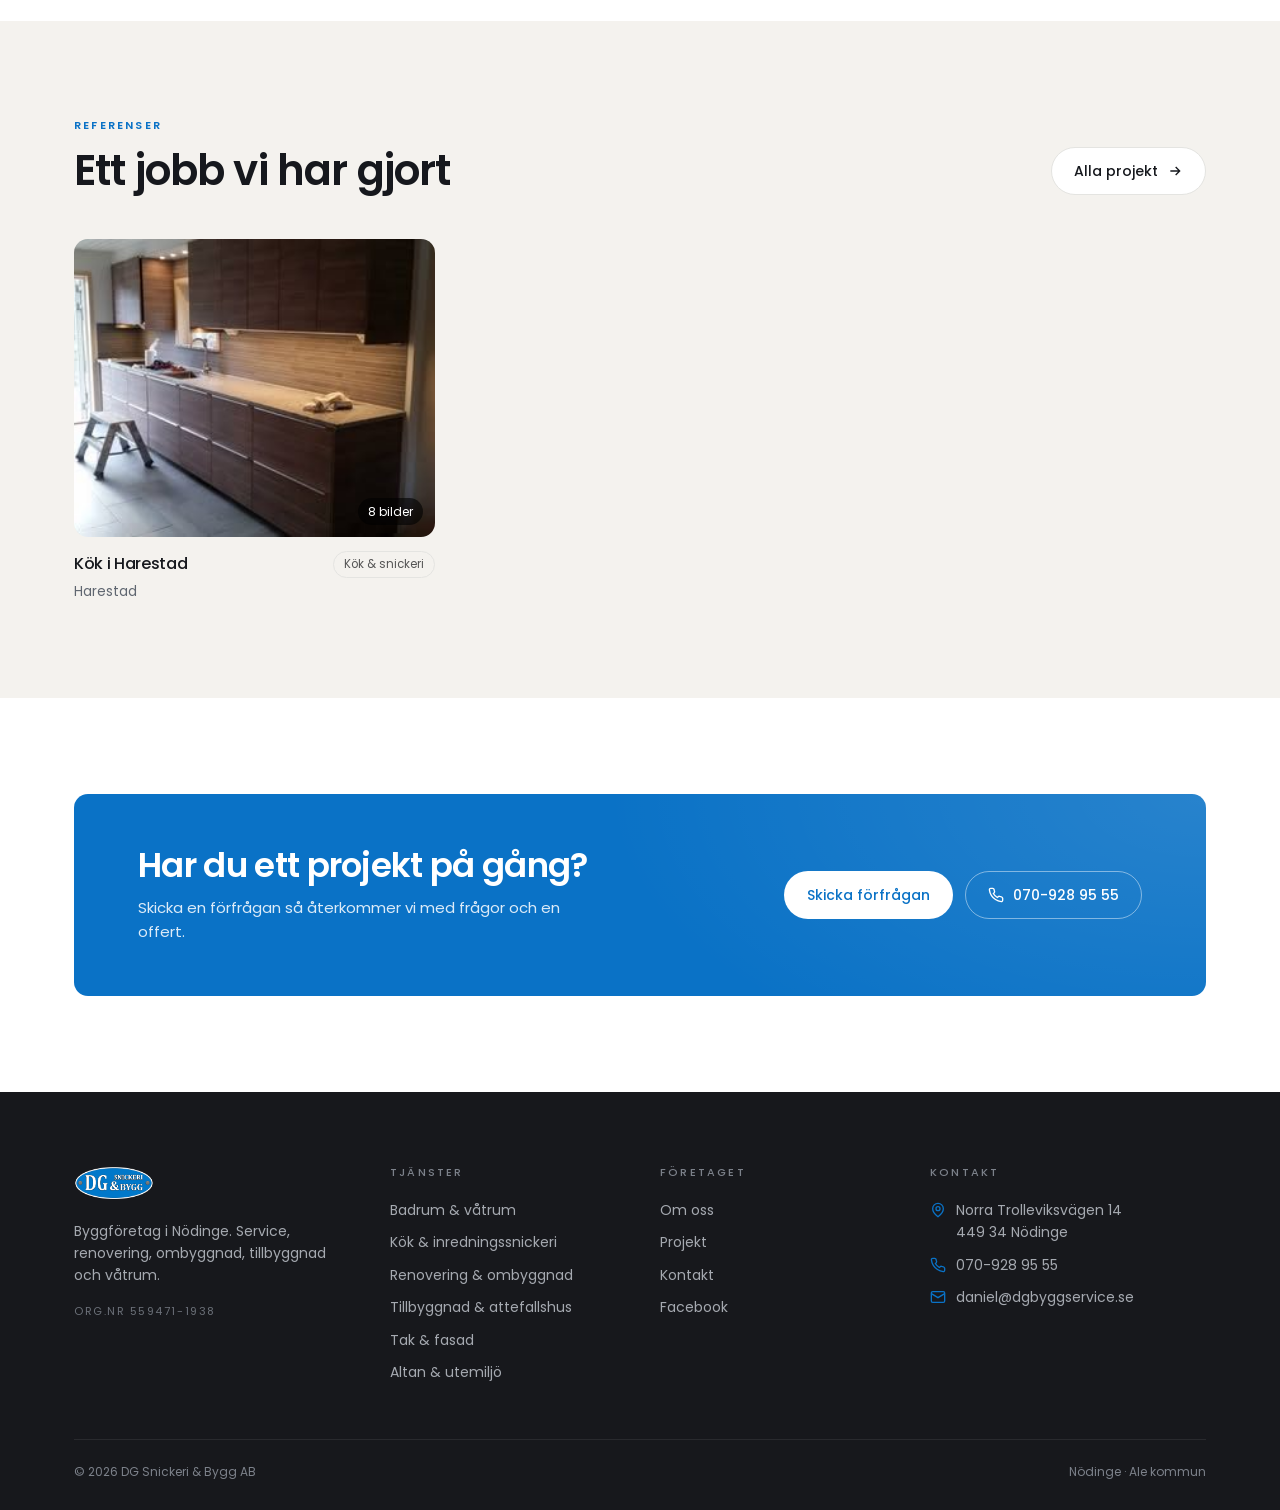
<file: kok.html>
<!doctype html>
<html lang="sv">
<head>
<meta charset="utf-8">
<meta name="viewport" content="width=device-width, initial-scale=1">
<title>Köksrenovering och köksmontage i Ale och Kungälv | DG Snickeri & Bygg</title>
<meta name="description" content="Köksrenovering från rivning till färdigt kök – golv, väggar och montering av skåp, bänkskivor och vitvaror. Exempel från ett kök i Harestad.">
<meta property="og:title" content="Köksrenovering och köksmontage i Ale och Kungälv | DG Snickeri & Bygg">
<meta property="og:description" content="Köksrenovering från rivning till färdigt kök – golv, väggar och montering av skåp, bänkskivor och vitvaror. Exempel från ett kök i Harestad.">
<meta property="og:image" content="https://elevatestudio018.github.io/dg-snickeri-bygg/assets/img/hero.jpg">
<link rel="icon" href="assets/img/favicon.png">
<link rel="preconnect" href="https://fonts.googleapis.com">
<link rel="preconnect" href="https://fonts.gstatic.com" crossorigin>
<link href="https://fonts.googleapis.com/css2?family=Poppins:wght@400;500;600;700&display=swap" rel="stylesheet">
<link rel="stylesheet" href="assets/css/style.css?v=4">
<script type="application/ld+json">{"@context": "https://schema.org", "@type": "Service", "name": "Köksrenovering och köksmontage", "serviceType": "Kök", "description": "Köksrenovering från rivning till färdigt kök – golv, väggar och montering av skåp, bänkskivor och vitvaror. Exempel från ett kök i Harestad.", "provider": {"@type": "HomeAndConstructionBusiness", "name": "DG Snickeri & Bygg AB", "telephone": "+46709289555", "url": "https://elevatestudio018.github.io/dg-snickeri-bygg/"}, "areaServed": ["Ale kommun", "Kungälv", "Göteborg", "Tjörn"], "url": "https://elevatestudio018.github.io/dg-snickeri-bygg/kok.html"}</script>
<script type="application/ld+json">{"@context": "https://schema.org", "@type": "FAQPage", "mainEntity": [{"@type": "Question", "name": "Gör du el och vatten själv?", "acceptedAnswer": {"@type": "Answer", "text": "El och VVS ska utföras av behöriga installatörer. Jag samordnar så att de kommer in i rätt skede av bygget."}}]}</script>
</head>
<body>
<div class="topbar"><div class="wrap">
  <span><svg viewBox="0 0 24 24" fill="none" stroke="currentColor" stroke-width="2"><path d="M20 10c0 6-8 12-8 12s-8-6-8-12a8 8 0 0 1 16 0z"/><circle cx="12" cy="10" r="3"/></svg>Norra Trolleviksvägen 14, 449 34 Nödinge</span>
  <span class="tb-r"><span><svg viewBox="0 0 24 24" fill="none" stroke="currentColor" stroke-width="2"><path d="M12 22s8-4 8-10V5l-8-3-8 3v7c0 6 8 10 8 10z"/><path d="m9 12 2 2 4-4"/></svg>BKR-behörig våtrum</span><a href="mailto:daniel@dgbyggservice.se"><svg viewBox="0 0 24 24" fill="none" stroke="currentColor" stroke-width="2"><rect x="2" y="4" width="20" height="16" rx="2"/><path d="m22 7-10 6L2 7"/></svg>daniel@dgbyggservice.se</a></span>
</div></div>
<header class="site"><div class="wrap">
  <a class="logo" href="index.html"><img src="assets/img/logo.png" alt="DG Snickeri &amp; Bygg AB"></a>
  <nav class="main">
    <div class="dd"><a href="index.html#tjanster">Tjänster <svg viewBox="0 0 24 24" fill="none" stroke="currentColor" stroke-width="2"><path d="m6 9 6 6 6-6"/></svg></a><div class="dd-menu"><a href="badrumsrenovering.html">Badrum & våtrum</a><a href="kok.html">Kök & inredningssnickeri</a><a href="renovering.html">Renovering & ombyggnad</a><a href="tillbyggnad.html">Tillbyggnad & attefallshus</a><a href="takbyte.html">Tak & fasad</a><a href="altan.html">Altan & utemiljö</a></div></div>
    <a href="projekt.html">Projekt</a><a href="index.html#om-oss">Om oss</a><a href="index.html#kontakt">Kontakt</a>
  </nav>
  <div class="hdr-cta">
    <a class="hdr-phone" href="tel:0709289555"><svg viewBox="0 0 24 24" fill="none" stroke="currentColor" stroke-width="2"><path d="M22 16.9v3a2 2 0 0 1-2.2 2 19.8 19.8 0 0 1-8.6-3.1 19.5 19.5 0 0 1-6-6A19.8 19.8 0 0 1 2.1 4.2 2 2 0 0 1 4.1 2h3a2 2 0 0 1 2 1.7c.1.9.4 1.8.7 2.7a2 2 0 0 1-.5 2.1L8 9.8a16 16 0 0 0 6 6l1.3-1.3a2 2 0 0 1 2.1-.4c.9.3 1.8.6 2.7.7a2 2 0 0 1 1.7 2z"/></svg> 070-928 95 55</a>
    <a class="btn btn-primary" href="index.html#kontakt">Begär offert</a>
    <button class="burger" aria-label="Meny"><span></span><span></span><span></span></button>
  </div>
</div></header>

<section class="phead">
  <div class="hero-bg" style="background-image:url('assets/projekt/kok-i-harestad/06.jpg');filter:blur(3px);transform:scale(1.05)"></div>
  <div class="wrap"><span class="eyebrow light"><a href="index.html">Hem</a> · Tjänster</span><h1>Köksrenovering och köksmontage</h1>
    <p class="lead">Ett nytt kök handlar sällan bara om skåpen. I Harestad revs det gamla köket ut, golvet byggdes om och sedan monterades ett nytt kök med högskåp, inbyggda ugnar och lång bänkskiva.</p>
    <div class="actions" style="display:flex;gap:12px;flex-wrap:wrap;margin-top:30px"><a class="btn btn-primary" href="index.html#kontakt">Begär offert <svg viewBox="0 0 24 24" fill="none" stroke="currentColor" stroke-width="2"><path d="M5 12h14M13 6l6 6-6 6"/></svg></a><a class="btn btn-ghost-light" href="tel:0709289555"><svg viewBox="0 0 24 24" fill="none" stroke="currentColor" stroke-width="2"><path d="M22 16.9v3a2 2 0 0 1-2.2 2 19.8 19.8 0 0 1-8.6-3.1 19.5 19.5 0 0 1-6-6A19.8 19.8 0 0 1 2.1 4.2 2 2 0 0 1 4.1 2h3a2 2 0 0 1 2 1.7c.1.9.4 1.8.7 2.7a2 2 0 0 1-.5 2.1L8 9.8a16 16 0 0 0 6 6l1.3-1.3a2 2 0 0 1 2.1-.4c.9.3 1.8.6 2.7.7a2 2 0 0 1 1.7 2z"/></svg> 070-928 95 55</a></div></div>
</section>
<section>
  <div class="wrap svc-body">
    <article><h2>Rivning och förberedelser</h2><p>Innan det nya köket kommer på plats rivs det gamla ut. Ofta behöver golv, bjälklag eller väggar åtgärdas, och el och vatten dras om för att passa den nya planlösningen. Det görs i samråd med behörig elektriker och rörmokare.</p><h2>Montering av kök</h2><p>Skåpen ställs i våg och monteras, bänkskivor anpassas och vitvaror byggs in. Det är noggrant arbete där små fel syns tydligt – luckor som inte linjerar eller springor mot väggen.</p>
      <h2>Vanliga frågor</h2><div class="faq"><details><summary>Gör du el och vatten själv?</summary><p>El och VVS ska utföras av behöriga installatörer. Jag samordnar så att de kommer in i rätt skede av bygget.</p></details></div></article>
    <aside>
      <img class="aside-img" src="assets/projekt/kok-i-harestad/06.jpg" alt="Kök i Harestad">
      <div class="box"><h3>Det här ingår ofta</h3><ul><li>Rivning av gammalt kök</li><li>Golv och väggar</li><li>Montering av skåp och bänkskivor</li><li>Inbyggnad av vitvaror</li><li>Samordning med el och VVS</li></ul></div>
      <div class="box"><div class="bkr"><img src="assets/img/behorig-vatrum.jpg" alt="BKR Behörig våtrum"><div><b>BKR-behörig</b><span>Våtrumscertifierad hos Byggkeramikrådet</span></div></div></div>
      <div class="box"><h3>Andra tjänster</h3><div class="others"><a href="badrumsrenovering.html">Badrum & våtrum</a><a href="tillbyggnad.html">Tillbyggnad</a><a href="takbyte.html">Takbyte</a><a href="altan.html">Altan & trädäck</a><a href="renovering.html">Renovering</a></div></div>
    </aside>
  </div>
</section>
<section class="beige">
  <div class="wrap"><div class="sec-head"><div><span class="eyebrow">Referenser</span><h2>Ett jobb vi har gjort</h2></div>
    <a class="btn btn-outline" href="projekt.html">Alla projekt <svg viewBox="0 0 24 24" fill="none" stroke="currentColor" stroke-width="2"><path d="M5 12h14M13 6l6 6-6 6"/></svg></a></div>
    <div class="pcards"><a class="pcard" href="projekt.html?kategori=Kök & snickeri"><div class="ph"><img loading="lazy" src="assets/projekt/kok-i-harestad/06.jpg" alt="Kök i Harestad"><span class="cnt">8 bilder</span></div><div class="pc-t"><h3>Kök i Harestad</h3><span class="tag">Kök & snickeri</span></div><p>Harestad</p></a></div></div>
</section>
<div style="padding-top:96px"></div>
<section class="cta-wrap"><div class="wrap"><div class="cta-box reveal">
  <div><h2>Har du ett projekt på gång?</h2><p>Skicka en förfrågan så återkommer vi med frågor och en offert.</p></div>
  <div class="cta-btns"><a class="btn btn-white" href="index.html#kontakt">Skicka förfrågan</a><a class="btn btn-ghost-light" href="tel:0709289555"><svg viewBox="0 0 24 24" fill="none" stroke="currentColor" stroke-width="2"><path d="M22 16.9v3a2 2 0 0 1-2.2 2 19.8 19.8 0 0 1-8.6-3.1 19.5 19.5 0 0 1-6-6A19.8 19.8 0 0 1 2.1 4.2 2 2 0 0 1 4.1 2h3a2 2 0 0 1 2 1.7c.1.9.4 1.8.7 2.7a2 2 0 0 1-.5 2.1L8 9.8a16 16 0 0 0 6 6l1.3-1.3a2 2 0 0 1 2.1-.4c.9.3 1.8.6 2.7.7a2 2 0 0 1 1.7 2z"/></svg> 070-928 95 55</a></div>
</div></div></section>

<footer class="site"><div class="wrap">
  <div class="fcols">
    <div><a class="flogo" href="index.html"><img src="assets/img/logo.png" alt="DG Snickeri &amp; Bygg"></a>
      <p>Byggföretag i Nödinge. Service, renovering, ombyggnad, tillbyggnad och våtrum.</p>
      <p class="orgnr">ORG.NR 559471-1938</p></div>
    <div><h4>Tjänster</h4><ul><li><a href="badrumsrenovering.html">Badrum & våtrum</a></li><li><a href="kok.html">Kök & inredningssnickeri</a></li><li><a href="renovering.html">Renovering & ombyggnad</a></li><li><a href="tillbyggnad.html">Tillbyggnad & attefallshus</a></li><li><a href="takbyte.html">Tak & fasad</a></li><li><a href="altan.html">Altan & utemiljö</a></li></ul></div>
    <div><h4>Företaget</h4><ul><li><a href="index.html#om-oss">Om oss</a></li><li><a href="projekt.html">Projekt</a></li><li><a href="index.html#kontakt">Kontakt</a></li><li><a href="https://www.facebook.com/pages/DG-Snickeri-Bygg-AB/765867246837613" target="_blank" rel="noopener">Facebook</a></li></ul></div>
    <div><h4>Kontakt</h4><ul class="fc">
      <li><svg viewBox="0 0 24 24" fill="none" stroke="currentColor" stroke-width="2"><path d="M20 10c0 6-8 12-8 12s-8-6-8-12a8 8 0 0 1 16 0z"/><circle cx="12" cy="10" r="3"/></svg><span>Norra Trolleviksvägen 14<br>449 34 Nödinge</span></li>
      <li><svg viewBox="0 0 24 24" fill="none" stroke="currentColor" stroke-width="2"><path d="M22 16.9v3a2 2 0 0 1-2.2 2 19.8 19.8 0 0 1-8.6-3.1 19.5 19.5 0 0 1-6-6A19.8 19.8 0 0 1 2.1 4.2 2 2 0 0 1 4.1 2h3a2 2 0 0 1 2 1.7c.1.9.4 1.8.7 2.7a2 2 0 0 1-.5 2.1L8 9.8a16 16 0 0 0 6 6l1.3-1.3a2 2 0 0 1 2.1-.4c.9.3 1.8.6 2.7.7a2 2 0 0 1 1.7 2z"/></svg><a href="tel:0709289555">070-928 95 55</a></li>
      <li><svg viewBox="0 0 24 24" fill="none" stroke="currentColor" stroke-width="2"><rect x="2" y="4" width="20" height="16" rx="2"/><path d="m22 7-10 6L2 7"/></svg><a href="mailto:daniel@dgbyggservice.se">daniel@dgbyggservice.se</a></li></ul></div>
  </div>
  <div class="fbottom"><span>© 2026 DG Snickeri &amp; Bygg AB</span><span>Nödinge · Ale kommun</span></div>
</div></footer>
<div class="lb" id="lb">
  <div class="lb-top"><div><h3 id="lb-title" style="display:inline"></h3><span id="lb-count"></span></div><button class="lb-close" aria-label="Stäng">✕</button></div>
  <div class="lb-stage"><button class="lb-nav prev" aria-label="Föregående">‹</button><img id="lb-img" alt=""><button class="lb-nav next" aria-label="Nästa">›</button></div>
  <div class="lb-thumbs"></div>
</div>
<script src="assets/data/projects.js?v=4"></script>
<script src="assets/js/main.js?v=4"></script>
</body>
</html>
</file>
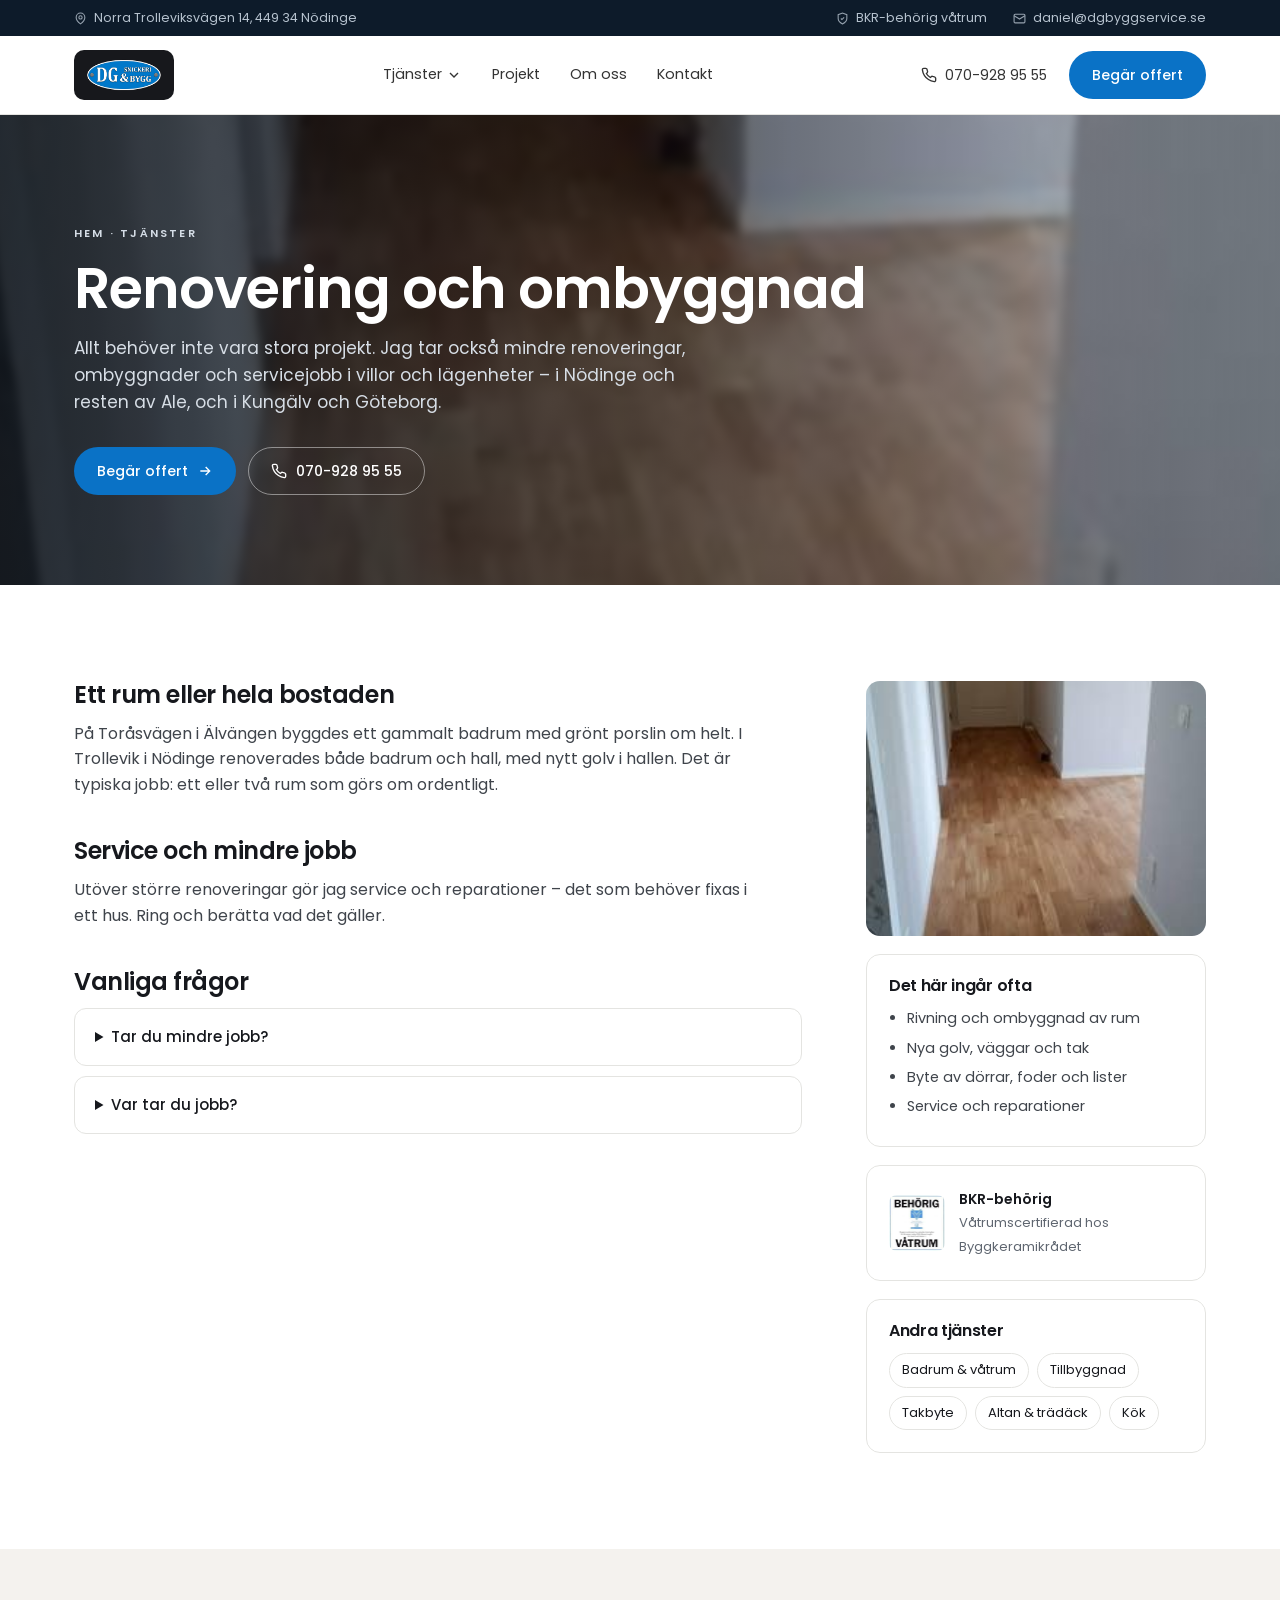
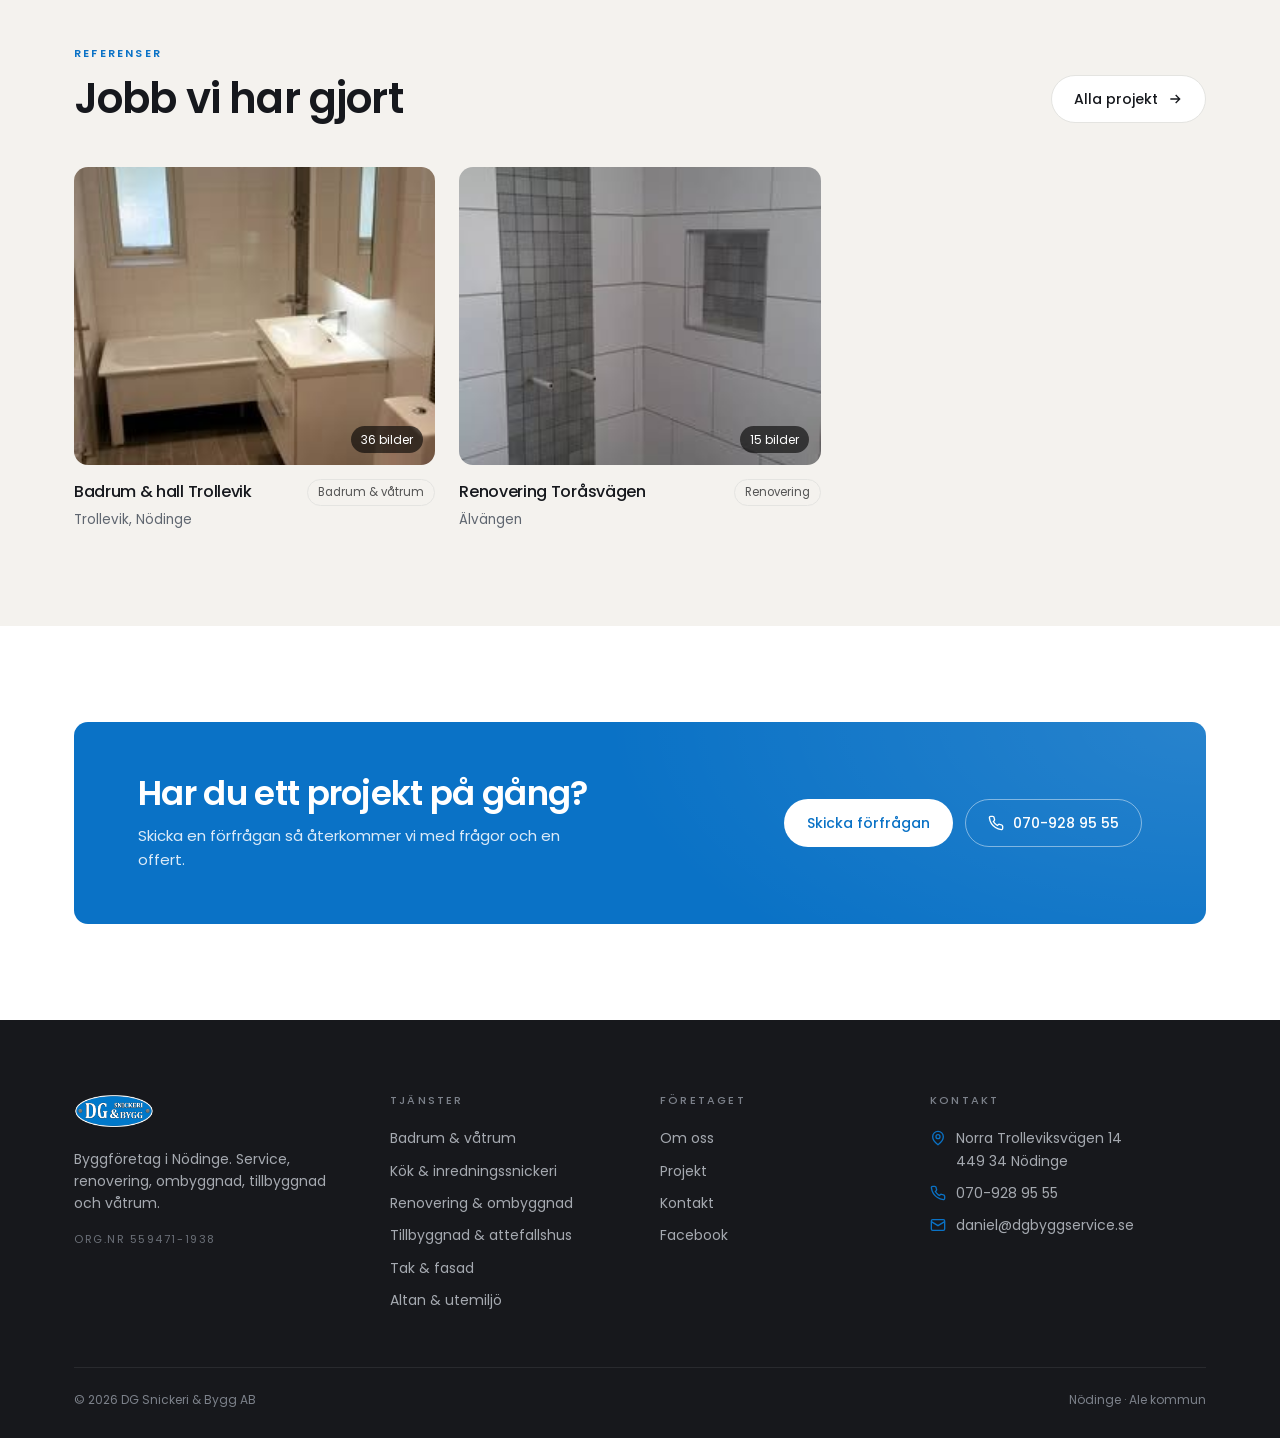
<file: renovering.html>
<!doctype html>
<html lang="sv">
<head>
<meta charset="utf-8">
<meta name="viewport" content="width=device-width, initial-scale=1">
<title>Renovering och ombyggnad i Ale – snickare i Nödinge | DG Snickeri & Bygg</title>
<meta name="description" content="Renovering och ombyggnad av villa och lägenhet i Ale, Kungälv och Göteborg. Snickare i Nödinge med 25 år i branschen – service, ombyggnad och våtrum.">
<meta property="og:title" content="Renovering och ombyggnad i Ale – snickare i Nödinge | DG Snickeri & Bygg">
<meta property="og:description" content="Renovering och ombyggnad av villa och lägenhet i Ale, Kungälv och Göteborg. Snickare i Nödinge med 25 år i branschen – service, ombyggnad och våtrum.">
<meta property="og:image" content="https://elevatestudio018.github.io/dg-snickeri-bygg/assets/img/hero.jpg">
<link rel="icon" href="assets/img/favicon.png">
<link rel="preconnect" href="https://fonts.googleapis.com">
<link rel="preconnect" href="https://fonts.gstatic.com" crossorigin>
<link href="https://fonts.googleapis.com/css2?family=Poppins:wght@400;500;600;700&display=swap" rel="stylesheet">
<link rel="stylesheet" href="assets/css/style.css?v=4">
<script type="application/ld+json">{"@context": "https://schema.org", "@type": "Service", "name": "Renovering och ombyggnad", "serviceType": "Renovering", "description": "Renovering och ombyggnad av villa och lägenhet i Ale, Kungälv och Göteborg. Snickare i Nödinge med 25 år i branschen – service, ombyggnad och våtrum.", "provider": {"@type": "HomeAndConstructionBusiness", "name": "DG Snickeri & Bygg AB", "telephone": "+46709289555", "url": "https://elevatestudio018.github.io/dg-snickeri-bygg/"}, "areaServed": ["Ale kommun", "Kungälv", "Göteborg", "Tjörn"], "url": "https://elevatestudio018.github.io/dg-snickeri-bygg/renovering.html"}</script>
<script type="application/ld+json">{"@context": "https://schema.org", "@type": "FAQPage", "mainEntity": [{"@type": "Question", "name": "Tar du mindre jobb?", "acceptedAnswer": {"@type": "Answer", "text": "Ja. Ring och berätta vad det gäller, så säger jag om det är något jag kan hjälpa till med."}}, {"@type": "Question", "name": "Var tar du jobb?", "acceptedAnswer": {"@type": "Answer", "text": "Jag utgår från Nödinge. Hittills har jag haft jobb i bland annat Nödinge, Surte, Älvängen, Nol och Kattleberg i Ale, i Harestad i Kungälv, på Rörö och på Tjörn."}}]}</script>
</head>
<body>
<div class="topbar"><div class="wrap">
  <span><svg viewBox="0 0 24 24" fill="none" stroke="currentColor" stroke-width="2"><path d="M20 10c0 6-8 12-8 12s-8-6-8-12a8 8 0 0 1 16 0z"/><circle cx="12" cy="10" r="3"/></svg>Norra Trolleviksvägen 14, 449 34 Nödinge</span>
  <span class="tb-r"><span><svg viewBox="0 0 24 24" fill="none" stroke="currentColor" stroke-width="2"><path d="M12 22s8-4 8-10V5l-8-3-8 3v7c0 6 8 10 8 10z"/><path d="m9 12 2 2 4-4"/></svg>BKR-behörig våtrum</span><a href="mailto:daniel@dgbyggservice.se"><svg viewBox="0 0 24 24" fill="none" stroke="currentColor" stroke-width="2"><rect x="2" y="4" width="20" height="16" rx="2"/><path d="m22 7-10 6L2 7"/></svg>daniel@dgbyggservice.se</a></span>
</div></div>
<header class="site"><div class="wrap">
  <a class="logo" href="index.html"><img src="assets/img/logo.png" alt="DG Snickeri &amp; Bygg AB"></a>
  <nav class="main">
    <div class="dd"><a href="index.html#tjanster">Tjänster <svg viewBox="0 0 24 24" fill="none" stroke="currentColor" stroke-width="2"><path d="m6 9 6 6 6-6"/></svg></a><div class="dd-menu"><a href="badrumsrenovering.html">Badrum & våtrum</a><a href="kok.html">Kök & inredningssnickeri</a><a href="renovering.html">Renovering & ombyggnad</a><a href="tillbyggnad.html">Tillbyggnad & attefallshus</a><a href="takbyte.html">Tak & fasad</a><a href="altan.html">Altan & utemiljö</a></div></div>
    <a href="projekt.html">Projekt</a><a href="index.html#om-oss">Om oss</a><a href="index.html#kontakt">Kontakt</a>
  </nav>
  <div class="hdr-cta">
    <a class="hdr-phone" href="tel:0709289555"><svg viewBox="0 0 24 24" fill="none" stroke="currentColor" stroke-width="2"><path d="M22 16.9v3a2 2 0 0 1-2.2 2 19.8 19.8 0 0 1-8.6-3.1 19.5 19.5 0 0 1-6-6A19.8 19.8 0 0 1 2.1 4.2 2 2 0 0 1 4.1 2h3a2 2 0 0 1 2 1.7c.1.9.4 1.8.7 2.7a2 2 0 0 1-.5 2.1L8 9.8a16 16 0 0 0 6 6l1.3-1.3a2 2 0 0 1 2.1-.4c.9.3 1.8.6 2.7.7a2 2 0 0 1 1.7 2z"/></svg> 070-928 95 55</a>
    <a class="btn btn-primary" href="index.html#kontakt">Begär offert</a>
    <button class="burger" aria-label="Meny"><span></span><span></span><span></span></button>
  </div>
</div></header>

<section class="phead">
  <div class="hero-bg" style="background-image:url('assets/projekt/badrum-hall-trollevik/04.jpg');filter:blur(3px);transform:scale(1.05)"></div>
  <div class="wrap"><span class="eyebrow light"><a href="index.html">Hem</a> · Tjänster</span><h1>Renovering och ombyggnad</h1>
    <p class="lead">Allt behöver inte vara stora projekt. Jag tar också mindre renoveringar, ombyggnader och servicejobb i villor och lägenheter – i Nödinge och resten av Ale, och i Kungälv och Göteborg.</p>
    <div class="actions" style="display:flex;gap:12px;flex-wrap:wrap;margin-top:30px"><a class="btn btn-primary" href="index.html#kontakt">Begär offert <svg viewBox="0 0 24 24" fill="none" stroke="currentColor" stroke-width="2"><path d="M5 12h14M13 6l6 6-6 6"/></svg></a><a class="btn btn-ghost-light" href="tel:0709289555"><svg viewBox="0 0 24 24" fill="none" stroke="currentColor" stroke-width="2"><path d="M22 16.9v3a2 2 0 0 1-2.2 2 19.8 19.8 0 0 1-8.6-3.1 19.5 19.5 0 0 1-6-6A19.8 19.8 0 0 1 2.1 4.2 2 2 0 0 1 4.1 2h3a2 2 0 0 1 2 1.7c.1.9.4 1.8.7 2.7a2 2 0 0 1-.5 2.1L8 9.8a16 16 0 0 0 6 6l1.3-1.3a2 2 0 0 1 2.1-.4c.9.3 1.8.6 2.7.7a2 2 0 0 1 1.7 2z"/></svg> 070-928 95 55</a></div></div>
</section>
<section>
  <div class="wrap svc-body">
    <article><h2>Ett rum eller hela bostaden</h2><p>På Toråsvägen i Älvängen byggdes ett gammalt badrum med grönt porslin om helt. I Trollevik i Nödinge renoverades både badrum och hall, med nytt golv i hallen. Det är typiska jobb: ett eller två rum som görs om ordentligt.</p><h2>Service och mindre jobb</h2><p>Utöver större renoveringar gör jag service och reparationer – det som behöver fixas i ett hus. Ring och berätta vad det gäller.</p>
      <h2>Vanliga frågor</h2><div class="faq"><details><summary>Tar du mindre jobb?</summary><p>Ja. Ring och berätta vad det gäller, så säger jag om det är något jag kan hjälpa till med.</p></details><details><summary>Var tar du jobb?</summary><p>Jag utgår från Nödinge. Hittills har jag haft jobb i bland annat Nödinge, Surte, Älvängen, Nol och Kattleberg i Ale, i Harestad i Kungälv, på Rörö och på Tjörn.</p></details></div></article>
    <aside>
      <img class="aside-img" src="assets/projekt/badrum-hall-trollevik/04.jpg" alt="Badrum & hall Trollevik">
      <div class="box"><h3>Det här ingår ofta</h3><ul><li>Rivning och ombyggnad av rum</li><li>Nya golv, väggar och tak</li><li>Byte av dörrar, foder och lister</li><li>Service och reparationer</li></ul></div>
      <div class="box"><div class="bkr"><img src="assets/img/behorig-vatrum.jpg" alt="BKR Behörig våtrum"><div><b>BKR-behörig</b><span>Våtrumscertifierad hos Byggkeramikrådet</span></div></div></div>
      <div class="box"><h3>Andra tjänster</h3><div class="others"><a href="badrumsrenovering.html">Badrum & våtrum</a><a href="tillbyggnad.html">Tillbyggnad</a><a href="takbyte.html">Takbyte</a><a href="altan.html">Altan & trädäck</a><a href="kok.html">Kök</a></div></div>
    </aside>
  </div>
</section>
<section class="beige">
  <div class="wrap"><div class="sec-head"><div><span class="eyebrow">Referenser</span><h2>Jobb vi har gjort</h2></div>
    <a class="btn btn-outline" href="projekt.html">Alla projekt <svg viewBox="0 0 24 24" fill="none" stroke="currentColor" stroke-width="2"><path d="M5 12h14M13 6l6 6-6 6"/></svg></a></div>
    <div class="pcards"><a class="pcard" href="projekt.html?kategori=Badrum & våtrum"><div class="ph"><img loading="lazy" src="assets/projekt/badrum-hall-trollevik/01.jpg" alt="Badrum & hall Trollevik"><span class="cnt">36 bilder</span></div><div class="pc-t"><h3>Badrum & hall Trollevik</h3><span class="tag">Badrum & våtrum</span></div><p>Trollevik, Nödinge</p></a><a class="pcard" href="projekt.html?kategori=Renovering"><div class="ph"><img loading="lazy" src="assets/projekt/renovering-torasvagen/07.jpg" alt="Renovering Toråsvägen"><span class="cnt">15 bilder</span></div><div class="pc-t"><h3>Renovering Toråsvägen</h3><span class="tag">Renovering</span></div><p>Älvängen</p></a></div></div>
</section>
<div style="padding-top:96px"></div>
<section class="cta-wrap"><div class="wrap"><div class="cta-box reveal">
  <div><h2>Har du ett projekt på gång?</h2><p>Skicka en förfrågan så återkommer vi med frågor och en offert.</p></div>
  <div class="cta-btns"><a class="btn btn-white" href="index.html#kontakt">Skicka förfrågan</a><a class="btn btn-ghost-light" href="tel:0709289555"><svg viewBox="0 0 24 24" fill="none" stroke="currentColor" stroke-width="2"><path d="M22 16.9v3a2 2 0 0 1-2.2 2 19.8 19.8 0 0 1-8.6-3.1 19.5 19.5 0 0 1-6-6A19.8 19.8 0 0 1 2.1 4.2 2 2 0 0 1 4.1 2h3a2 2 0 0 1 2 1.7c.1.9.4 1.8.7 2.7a2 2 0 0 1-.5 2.1L8 9.8a16 16 0 0 0 6 6l1.3-1.3a2 2 0 0 1 2.1-.4c.9.3 1.8.6 2.7.7a2 2 0 0 1 1.7 2z"/></svg> 070-928 95 55</a></div>
</div></div></section>

<footer class="site"><div class="wrap">
  <div class="fcols">
    <div><a class="flogo" href="index.html"><img src="assets/img/logo.png" alt="DG Snickeri &amp; Bygg"></a>
      <p>Byggföretag i Nödinge. Service, renovering, ombyggnad, tillbyggnad och våtrum.</p>
      <p class="orgnr">ORG.NR 559471-1938</p></div>
    <div><h4>Tjänster</h4><ul><li><a href="badrumsrenovering.html">Badrum & våtrum</a></li><li><a href="kok.html">Kök & inredningssnickeri</a></li><li><a href="renovering.html">Renovering & ombyggnad</a></li><li><a href="tillbyggnad.html">Tillbyggnad & attefallshus</a></li><li><a href="takbyte.html">Tak & fasad</a></li><li><a href="altan.html">Altan & utemiljö</a></li></ul></div>
    <div><h4>Företaget</h4><ul><li><a href="index.html#om-oss">Om oss</a></li><li><a href="projekt.html">Projekt</a></li><li><a href="index.html#kontakt">Kontakt</a></li><li><a href="https://www.facebook.com/pages/DG-Snickeri-Bygg-AB/765867246837613" target="_blank" rel="noopener">Facebook</a></li></ul></div>
    <div><h4>Kontakt</h4><ul class="fc">
      <li><svg viewBox="0 0 24 24" fill="none" stroke="currentColor" stroke-width="2"><path d="M20 10c0 6-8 12-8 12s-8-6-8-12a8 8 0 0 1 16 0z"/><circle cx="12" cy="10" r="3"/></svg><span>Norra Trolleviksvägen 14<br>449 34 Nödinge</span></li>
      <li><svg viewBox="0 0 24 24" fill="none" stroke="currentColor" stroke-width="2"><path d="M22 16.9v3a2 2 0 0 1-2.2 2 19.8 19.8 0 0 1-8.6-3.1 19.5 19.5 0 0 1-6-6A19.8 19.8 0 0 1 2.1 4.2 2 2 0 0 1 4.1 2h3a2 2 0 0 1 2 1.7c.1.9.4 1.8.7 2.7a2 2 0 0 1-.5 2.1L8 9.8a16 16 0 0 0 6 6l1.3-1.3a2 2 0 0 1 2.1-.4c.9.3 1.8.6 2.7.7a2 2 0 0 1 1.7 2z"/></svg><a href="tel:0709289555">070-928 95 55</a></li>
      <li><svg viewBox="0 0 24 24" fill="none" stroke="currentColor" stroke-width="2"><rect x="2" y="4" width="20" height="16" rx="2"/><path d="m22 7-10 6L2 7"/></svg><a href="mailto:daniel@dgbyggservice.se">daniel@dgbyggservice.se</a></li></ul></div>
  </div>
  <div class="fbottom"><span>© 2026 DG Snickeri &amp; Bygg AB</span><span>Nödinge · Ale kommun</span></div>
</div></footer>
<div class="lb" id="lb">
  <div class="lb-top"><div><h3 id="lb-title" style="display:inline"></h3><span id="lb-count"></span></div><button class="lb-close" aria-label="Stäng">✕</button></div>
  <div class="lb-stage"><button class="lb-nav prev" aria-label="Föregående">‹</button><img id="lb-img" alt=""><button class="lb-nav next" aria-label="Nästa">›</button></div>
  <div class="lb-thumbs"></div>
</div>
<script src="assets/data/projects.js?v=4"></script>
<script src="assets/js/main.js?v=4"></script>
</body>
</html>
</file>
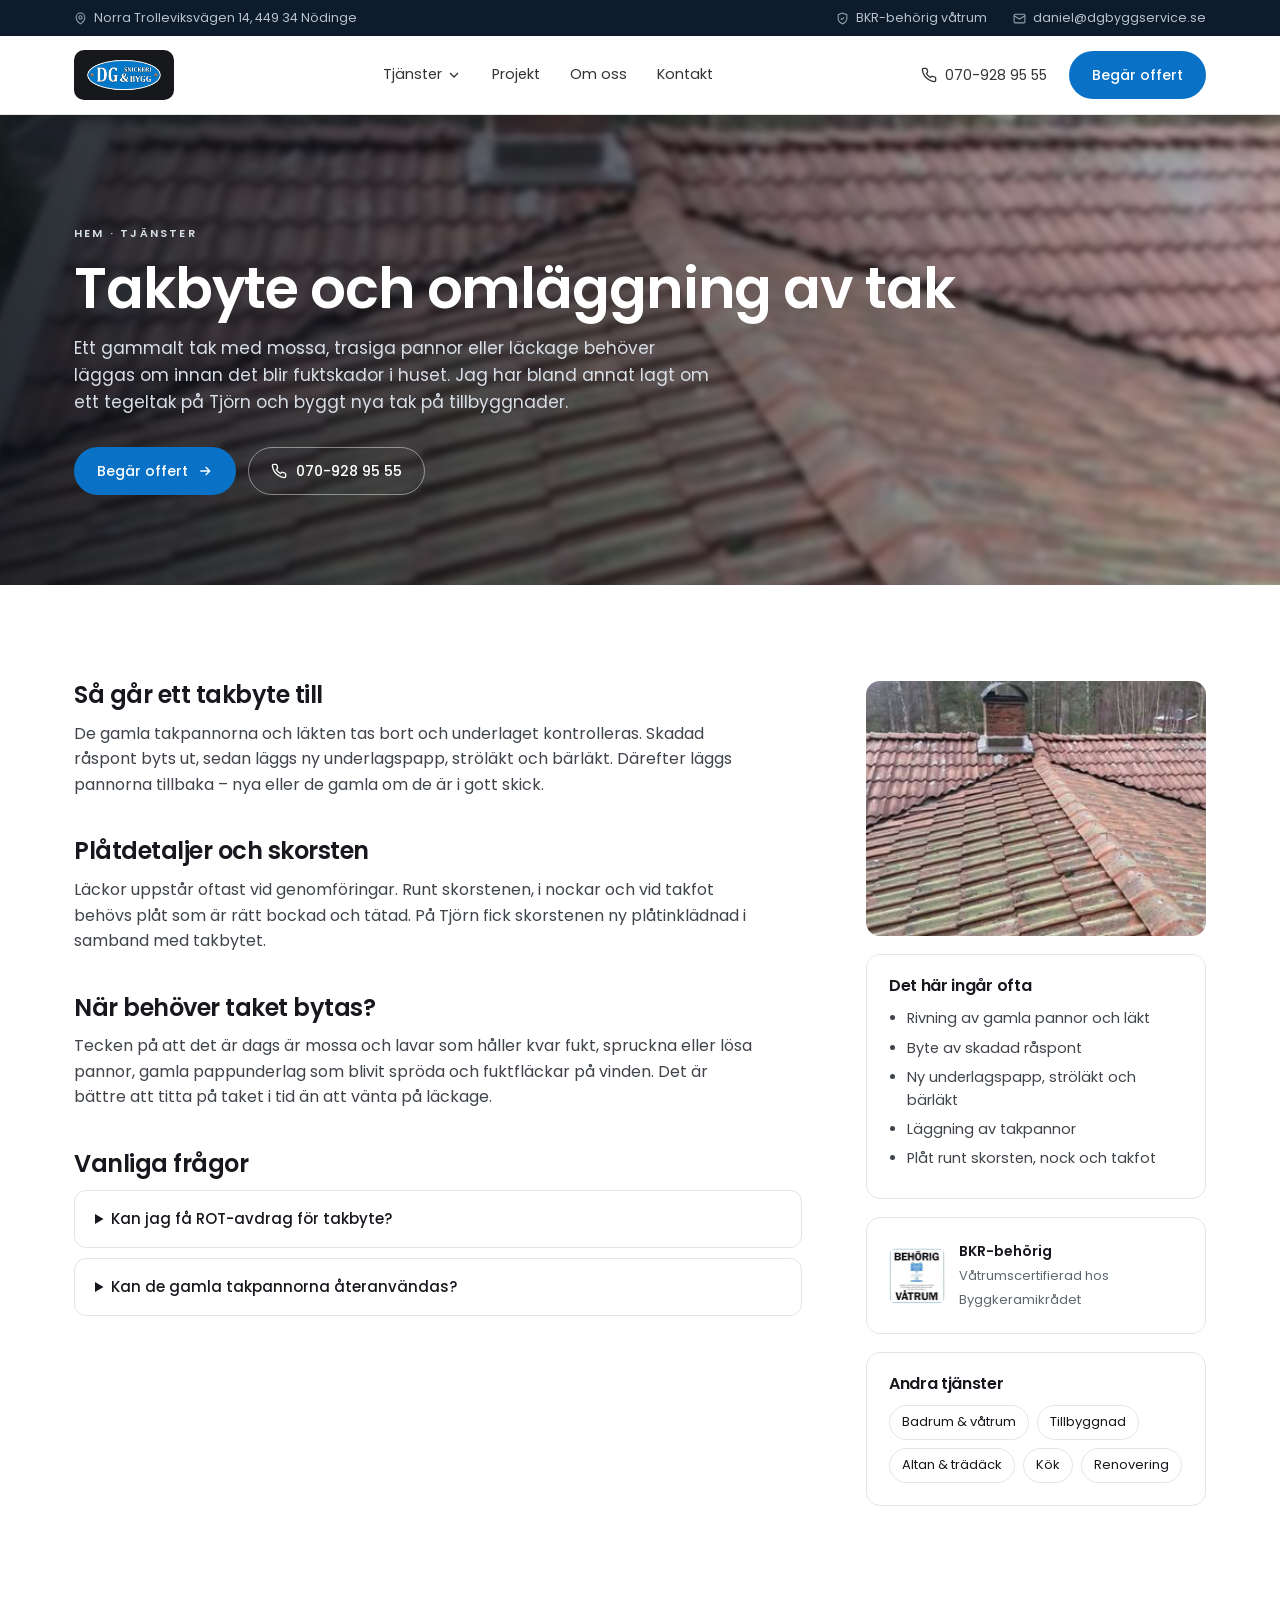
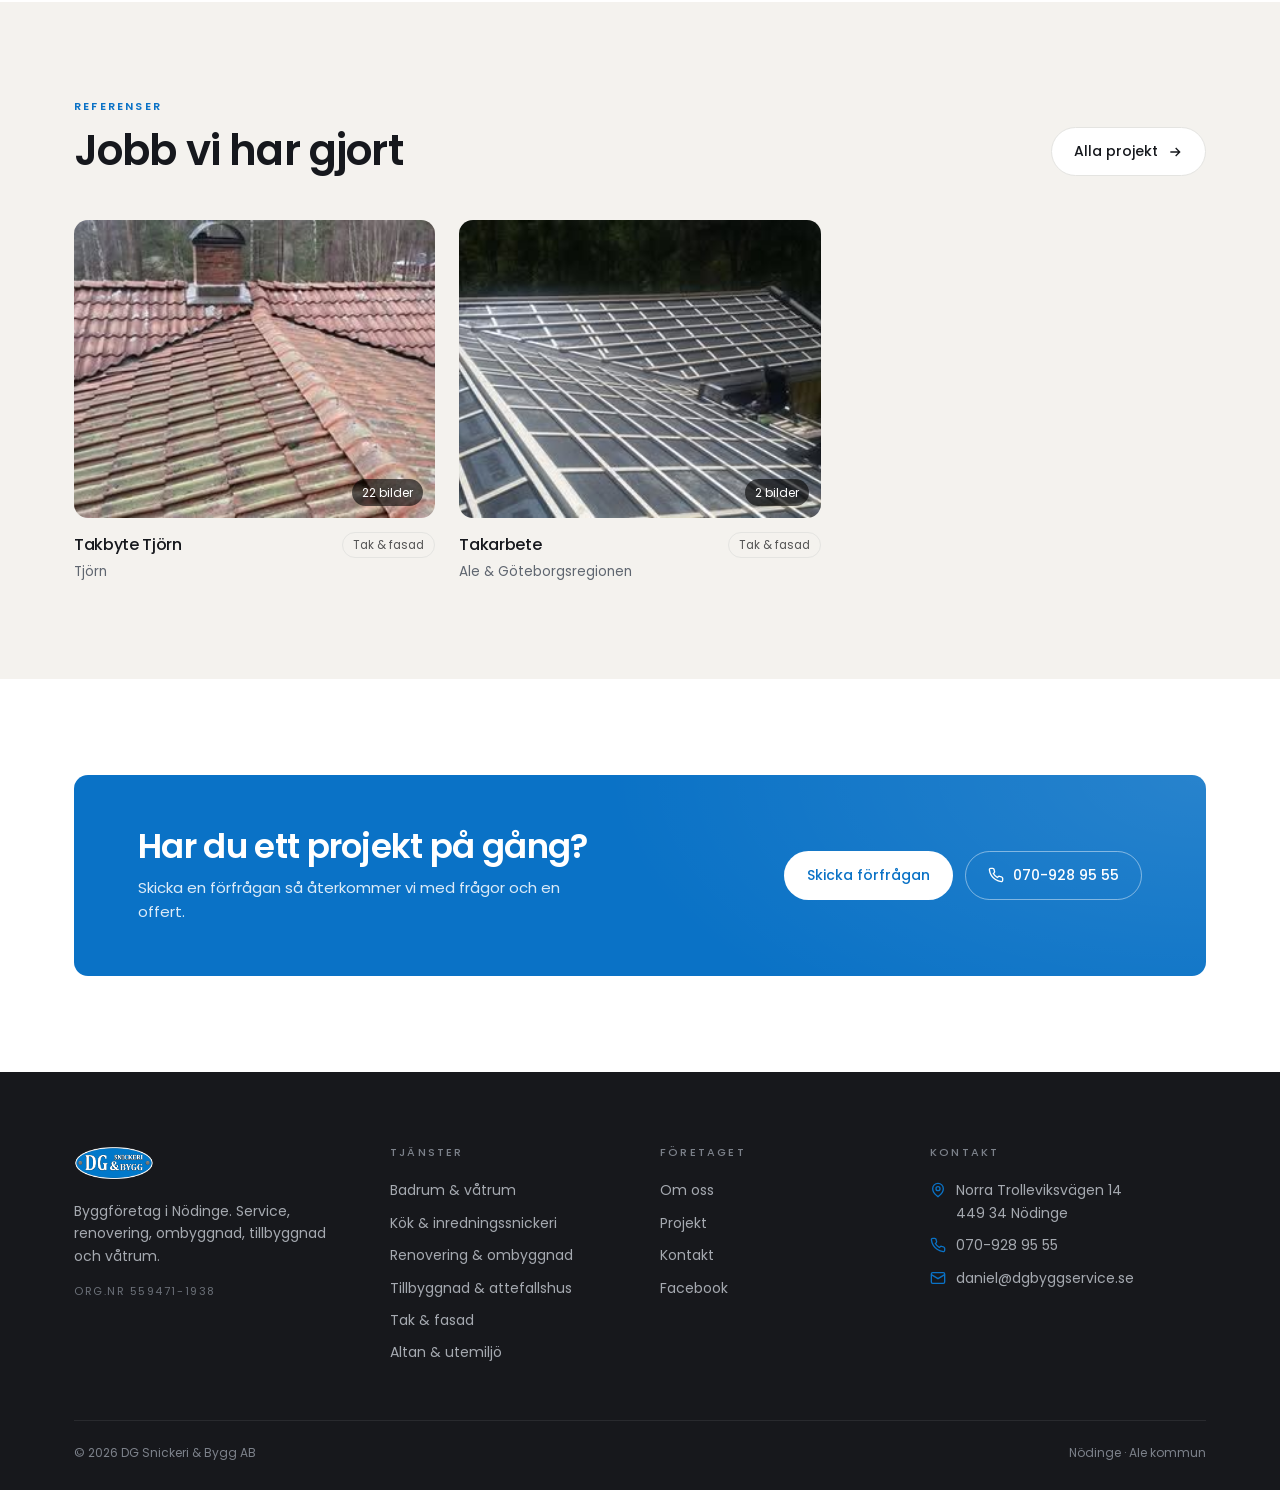
<file: takbyte.html>
<!doctype html>
<html lang="sv">
<head>
<meta charset="utf-8">
<meta name="viewport" content="width=device-width, initial-scale=1">
<title>Takbyte och takläggning i Ale, Kungälv och Tjörn | DG Snickeri & Bygg</title>
<meta name="description" content="Takbyte och omläggning av tegeltak – ny råspont, underlagspapp, läkt, takpannor och plåt runt skorsten. Snickare från Nödinge, jobb bland annat på Tjörn.">
<meta property="og:title" content="Takbyte och takläggning i Ale, Kungälv och Tjörn | DG Snickeri & Bygg">
<meta property="og:description" content="Takbyte och omläggning av tegeltak – ny råspont, underlagspapp, läkt, takpannor och plåt runt skorsten. Snickare från Nödinge, jobb bland annat på Tjörn.">
<meta property="og:image" content="https://elevatestudio018.github.io/dg-snickeri-bygg/assets/img/hero.jpg">
<link rel="icon" href="assets/img/favicon.png">
<link rel="preconnect" href="https://fonts.googleapis.com">
<link rel="preconnect" href="https://fonts.gstatic.com" crossorigin>
<link href="https://fonts.googleapis.com/css2?family=Poppins:wght@400;500;600;700&display=swap" rel="stylesheet">
<link rel="stylesheet" href="assets/css/style.css?v=4">
<script type="application/ld+json">{"@context": "https://schema.org", "@type": "Service", "name": "Takbyte och omläggning av tak", "serviceType": "Takbyte", "description": "Takbyte och omläggning av tegeltak – ny råspont, underlagspapp, läkt, takpannor och plåt runt skorsten. Snickare från Nödinge, jobb bland annat på Tjörn.", "provider": {"@type": "HomeAndConstructionBusiness", "name": "DG Snickeri & Bygg AB", "telephone": "+46709289555", "url": "https://elevatestudio018.github.io/dg-snickeri-bygg/"}, "areaServed": ["Ale kommun", "Kungälv", "Göteborg", "Tjörn"], "url": "https://elevatestudio018.github.io/dg-snickeri-bygg/takbyte.html"}</script>
<script type="application/ld+json">{"@context": "https://schema.org", "@type": "FAQPage", "mainEntity": [{"@type": "Question", "name": "Kan jag få ROT-avdrag för takbyte?", "acceptedAnswer": {"@type": "Answer", "text": "Ja, takbyte räknas som underhåll av bostaden och arbetskostnaden ger ROT-avdrag enligt Skatteverkets regler."}}, {"@type": "Question", "name": "Kan de gamla takpannorna återanvändas?", "acceptedAnswer": {"@type": "Answer", "text": "Ibland. Hela tegelpannor i bra skick kan läggas tillbaka, men ofta är det läkt och underlagspapp som är slut snarare än pannorna. Det ser man när taket öppnas."}}]}</script>
</head>
<body>
<div class="topbar"><div class="wrap">
  <span><svg viewBox="0 0 24 24" fill="none" stroke="currentColor" stroke-width="2"><path d="M20 10c0 6-8 12-8 12s-8-6-8-12a8 8 0 0 1 16 0z"/><circle cx="12" cy="10" r="3"/></svg>Norra Trolleviksvägen 14, 449 34 Nödinge</span>
  <span class="tb-r"><span><svg viewBox="0 0 24 24" fill="none" stroke="currentColor" stroke-width="2"><path d="M12 22s8-4 8-10V5l-8-3-8 3v7c0 6 8 10 8 10z"/><path d="m9 12 2 2 4-4"/></svg>BKR-behörig våtrum</span><a href="mailto:daniel@dgbyggservice.se"><svg viewBox="0 0 24 24" fill="none" stroke="currentColor" stroke-width="2"><rect x="2" y="4" width="20" height="16" rx="2"/><path d="m22 7-10 6L2 7"/></svg>daniel@dgbyggservice.se</a></span>
</div></div>
<header class="site"><div class="wrap">
  <a class="logo" href="index.html"><img src="assets/img/logo.png" alt="DG Snickeri &amp; Bygg AB"></a>
  <nav class="main">
    <div class="dd"><a href="index.html#tjanster">Tjänster <svg viewBox="0 0 24 24" fill="none" stroke="currentColor" stroke-width="2"><path d="m6 9 6 6 6-6"/></svg></a><div class="dd-menu"><a href="badrumsrenovering.html">Badrum & våtrum</a><a href="kok.html">Kök & inredningssnickeri</a><a href="renovering.html">Renovering & ombyggnad</a><a href="tillbyggnad.html">Tillbyggnad & attefallshus</a><a href="takbyte.html">Tak & fasad</a><a href="altan.html">Altan & utemiljö</a></div></div>
    <a href="projekt.html">Projekt</a><a href="index.html#om-oss">Om oss</a><a href="index.html#kontakt">Kontakt</a>
  </nav>
  <div class="hdr-cta">
    <a class="hdr-phone" href="tel:0709289555"><svg viewBox="0 0 24 24" fill="none" stroke="currentColor" stroke-width="2"><path d="M22 16.9v3a2 2 0 0 1-2.2 2 19.8 19.8 0 0 1-8.6-3.1 19.5 19.5 0 0 1-6-6A19.8 19.8 0 0 1 2.1 4.2 2 2 0 0 1 4.1 2h3a2 2 0 0 1 2 1.7c.1.9.4 1.8.7 2.7a2 2 0 0 1-.5 2.1L8 9.8a16 16 0 0 0 6 6l1.3-1.3a2 2 0 0 1 2.1-.4c.9.3 1.8.6 2.7.7a2 2 0 0 1 1.7 2z"/></svg> 070-928 95 55</a>
    <a class="btn btn-primary" href="index.html#kontakt">Begär offert</a>
    <button class="burger" aria-label="Meny"><span></span><span></span><span></span></button>
  </div>
</div></header>

<section class="phead">
  <div class="hero-bg" style="background-image:url('assets/projekt/takbyte-tjorn/05.jpg');filter:blur(3px);transform:scale(1.05)"></div>
  <div class="wrap"><span class="eyebrow light"><a href="index.html">Hem</a> · Tjänster</span><h1>Takbyte och omläggning av tak</h1>
    <p class="lead">Ett gammalt tak med mossa, trasiga pannor eller läckage behöver läggas om innan det blir fuktskador i huset. Jag har bland annat lagt om ett tegeltak på Tjörn och byggt nya tak på tillbyggnader.</p>
    <div class="actions" style="display:flex;gap:12px;flex-wrap:wrap;margin-top:30px"><a class="btn btn-primary" href="index.html#kontakt">Begär offert <svg viewBox="0 0 24 24" fill="none" stroke="currentColor" stroke-width="2"><path d="M5 12h14M13 6l6 6-6 6"/></svg></a><a class="btn btn-ghost-light" href="tel:0709289555"><svg viewBox="0 0 24 24" fill="none" stroke="currentColor" stroke-width="2"><path d="M22 16.9v3a2 2 0 0 1-2.2 2 19.8 19.8 0 0 1-8.6-3.1 19.5 19.5 0 0 1-6-6A19.8 19.8 0 0 1 2.1 4.2 2 2 0 0 1 4.1 2h3a2 2 0 0 1 2 1.7c.1.9.4 1.8.7 2.7a2 2 0 0 1-.5 2.1L8 9.8a16 16 0 0 0 6 6l1.3-1.3a2 2 0 0 1 2.1-.4c.9.3 1.8.6 2.7.7a2 2 0 0 1 1.7 2z"/></svg> 070-928 95 55</a></div></div>
</section>
<section>
  <div class="wrap svc-body">
    <article><h2>Så går ett takbyte till</h2><p>De gamla takpannorna och läkten tas bort och underlaget kontrolleras. Skadad råspont byts ut, sedan läggs ny underlagspapp, ströläkt och bärläkt. Därefter läggs pannorna tillbaka – nya eller de gamla om de är i gott skick.</p><h2>Plåtdetaljer och skorsten</h2><p>Läckor uppstår oftast vid genomföringar. Runt skorstenen, i nockar och vid takfot behövs plåt som är rätt bockad och tätad. På Tjörn fick skorstenen ny plåtinklädnad i samband med takbytet.</p><h2>När behöver taket bytas?</h2><p>Tecken på att det är dags är mossa och lavar som håller kvar fukt, spruckna eller lösa pannor, gamla pappunderlag som blivit spröda och fuktfläckar på vinden. Det är bättre att titta på taket i tid än att vänta på läckage.</p>
      <h2>Vanliga frågor</h2><div class="faq"><details><summary>Kan jag få ROT-avdrag för takbyte?</summary><p>Ja, takbyte räknas som underhåll av bostaden och arbetskostnaden ger ROT-avdrag enligt Skatteverkets regler.</p></details><details><summary>Kan de gamla takpannorna återanvändas?</summary><p>Ibland. Hela tegelpannor i bra skick kan läggas tillbaka, men ofta är det läkt och underlagspapp som är slut snarare än pannorna. Det ser man när taket öppnas.</p></details></div></article>
    <aside>
      <img class="aside-img" src="assets/projekt/takbyte-tjorn/05.jpg" alt="Takbyte Tjörn">
      <div class="box"><h3>Det här ingår ofta</h3><ul><li>Rivning av gamla pannor och läkt</li><li>Byte av skadad råspont</li><li>Ny underlagspapp, ströläkt och bärläkt</li><li>Läggning av takpannor</li><li>Plåt runt skorsten, nock och takfot</li></ul></div>
      <div class="box"><div class="bkr"><img src="assets/img/behorig-vatrum.jpg" alt="BKR Behörig våtrum"><div><b>BKR-behörig</b><span>Våtrumscertifierad hos Byggkeramikrådet</span></div></div></div>
      <div class="box"><h3>Andra tjänster</h3><div class="others"><a href="badrumsrenovering.html">Badrum & våtrum</a><a href="tillbyggnad.html">Tillbyggnad</a><a href="altan.html">Altan & trädäck</a><a href="kok.html">Kök</a><a href="renovering.html">Renovering</a></div></div>
    </aside>
  </div>
</section>
<section class="beige">
  <div class="wrap"><div class="sec-head"><div><span class="eyebrow">Referenser</span><h2>Jobb vi har gjort</h2></div>
    <a class="btn btn-outline" href="projekt.html">Alla projekt <svg viewBox="0 0 24 24" fill="none" stroke="currentColor" stroke-width="2"><path d="M5 12h14M13 6l6 6-6 6"/></svg></a></div>
    <div class="pcards"><a class="pcard" href="projekt.html?kategori=Tak & fasad"><div class="ph"><img loading="lazy" src="assets/projekt/takbyte-tjorn/05.jpg" alt="Takbyte Tjörn"><span class="cnt">22 bilder</span></div><div class="pc-t"><h3>Takbyte Tjörn</h3><span class="tag">Tak & fasad</span></div><p>Tjörn</p></a><a class="pcard" href="projekt.html?kategori=Tak & fasad"><div class="ph"><img loading="lazy" src="assets/projekt/takarbete/02.jpg" alt="Takarbete"><span class="cnt">2 bilder</span></div><div class="pc-t"><h3>Takarbete</h3><span class="tag">Tak & fasad</span></div><p>Ale & Göteborgsregionen</p></a></div></div>
</section>
<div style="padding-top:96px"></div>
<section class="cta-wrap"><div class="wrap"><div class="cta-box reveal">
  <div><h2>Har du ett projekt på gång?</h2><p>Skicka en förfrågan så återkommer vi med frågor och en offert.</p></div>
  <div class="cta-btns"><a class="btn btn-white" href="index.html#kontakt">Skicka förfrågan</a><a class="btn btn-ghost-light" href="tel:0709289555"><svg viewBox="0 0 24 24" fill="none" stroke="currentColor" stroke-width="2"><path d="M22 16.9v3a2 2 0 0 1-2.2 2 19.8 19.8 0 0 1-8.6-3.1 19.5 19.5 0 0 1-6-6A19.8 19.8 0 0 1 2.1 4.2 2 2 0 0 1 4.1 2h3a2 2 0 0 1 2 1.7c.1.9.4 1.8.7 2.7a2 2 0 0 1-.5 2.1L8 9.8a16 16 0 0 0 6 6l1.3-1.3a2 2 0 0 1 2.1-.4c.9.3 1.8.6 2.7.7a2 2 0 0 1 1.7 2z"/></svg> 070-928 95 55</a></div>
</div></div></section>

<footer class="site"><div class="wrap">
  <div class="fcols">
    <div><a class="flogo" href="index.html"><img src="assets/img/logo.png" alt="DG Snickeri &amp; Bygg"></a>
      <p>Byggföretag i Nödinge. Service, renovering, ombyggnad, tillbyggnad och våtrum.</p>
      <p class="orgnr">ORG.NR 559471-1938</p></div>
    <div><h4>Tjänster</h4><ul><li><a href="badrumsrenovering.html">Badrum & våtrum</a></li><li><a href="kok.html">Kök & inredningssnickeri</a></li><li><a href="renovering.html">Renovering & ombyggnad</a></li><li><a href="tillbyggnad.html">Tillbyggnad & attefallshus</a></li><li><a href="takbyte.html">Tak & fasad</a></li><li><a href="altan.html">Altan & utemiljö</a></li></ul></div>
    <div><h4>Företaget</h4><ul><li><a href="index.html#om-oss">Om oss</a></li><li><a href="projekt.html">Projekt</a></li><li><a href="index.html#kontakt">Kontakt</a></li><li><a href="https://www.facebook.com/pages/DG-Snickeri-Bygg-AB/765867246837613" target="_blank" rel="noopener">Facebook</a></li></ul></div>
    <div><h4>Kontakt</h4><ul class="fc">
      <li><svg viewBox="0 0 24 24" fill="none" stroke="currentColor" stroke-width="2"><path d="M20 10c0 6-8 12-8 12s-8-6-8-12a8 8 0 0 1 16 0z"/><circle cx="12" cy="10" r="3"/></svg><span>Norra Trolleviksvägen 14<br>449 34 Nödinge</span></li>
      <li><svg viewBox="0 0 24 24" fill="none" stroke="currentColor" stroke-width="2"><path d="M22 16.9v3a2 2 0 0 1-2.2 2 19.8 19.8 0 0 1-8.6-3.1 19.5 19.5 0 0 1-6-6A19.8 19.8 0 0 1 2.1 4.2 2 2 0 0 1 4.1 2h3a2 2 0 0 1 2 1.7c.1.9.4 1.8.7 2.7a2 2 0 0 1-.5 2.1L8 9.8a16 16 0 0 0 6 6l1.3-1.3a2 2 0 0 1 2.1-.4c.9.3 1.8.6 2.7.7a2 2 0 0 1 1.7 2z"/></svg><a href="tel:0709289555">070-928 95 55</a></li>
      <li><svg viewBox="0 0 24 24" fill="none" stroke="currentColor" stroke-width="2"><rect x="2" y="4" width="20" height="16" rx="2"/><path d="m22 7-10 6L2 7"/></svg><a href="mailto:daniel@dgbyggservice.se">daniel@dgbyggservice.se</a></li></ul></div>
  </div>
  <div class="fbottom"><span>© 2026 DG Snickeri &amp; Bygg AB</span><span>Nödinge · Ale kommun</span></div>
</div></footer>
<div class="lb" id="lb">
  <div class="lb-top"><div><h3 id="lb-title" style="display:inline"></h3><span id="lb-count"></span></div><button class="lb-close" aria-label="Stäng">✕</button></div>
  <div class="lb-stage"><button class="lb-nav prev" aria-label="Föregående">‹</button><img id="lb-img" alt=""><button class="lb-nav next" aria-label="Nästa">›</button></div>
  <div class="lb-thumbs"></div>
</div>
<script src="assets/data/projects.js?v=4"></script>
<script src="assets/js/main.js?v=4"></script>
</body>
</html>
</file>
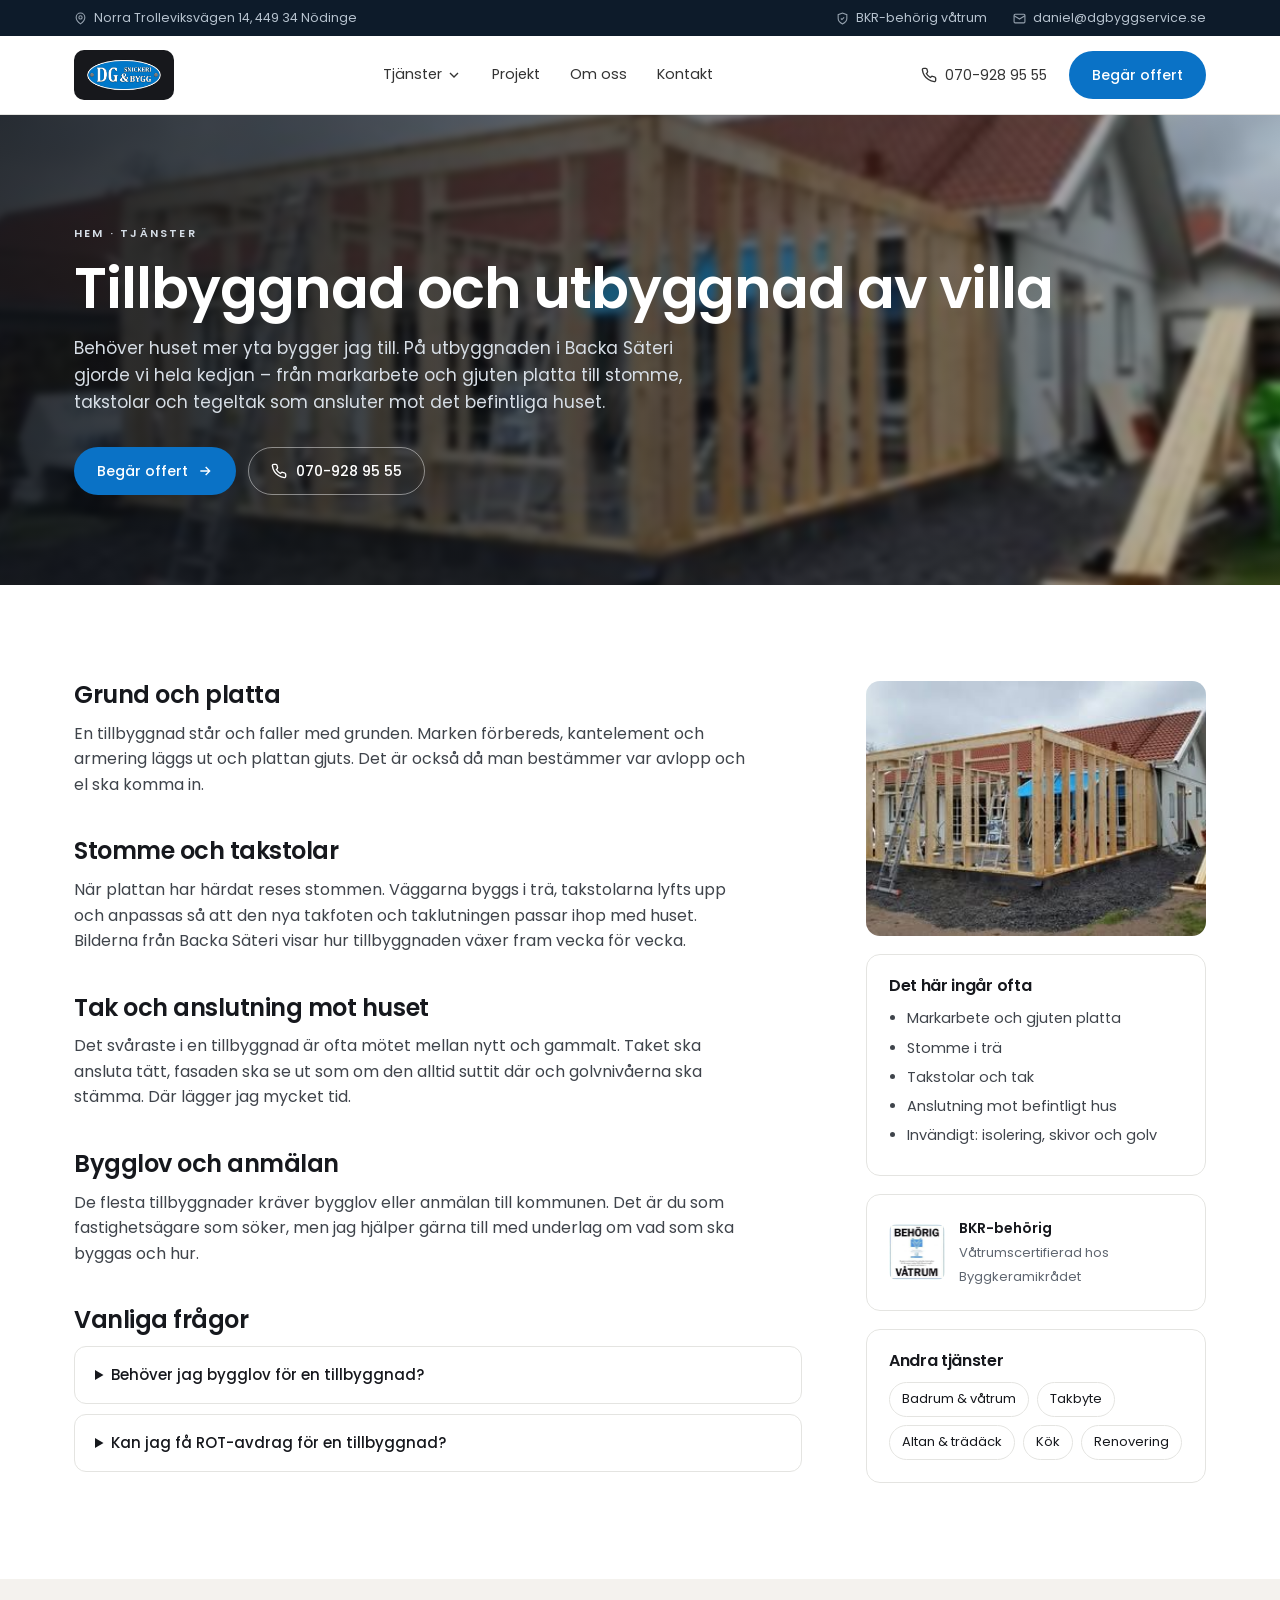
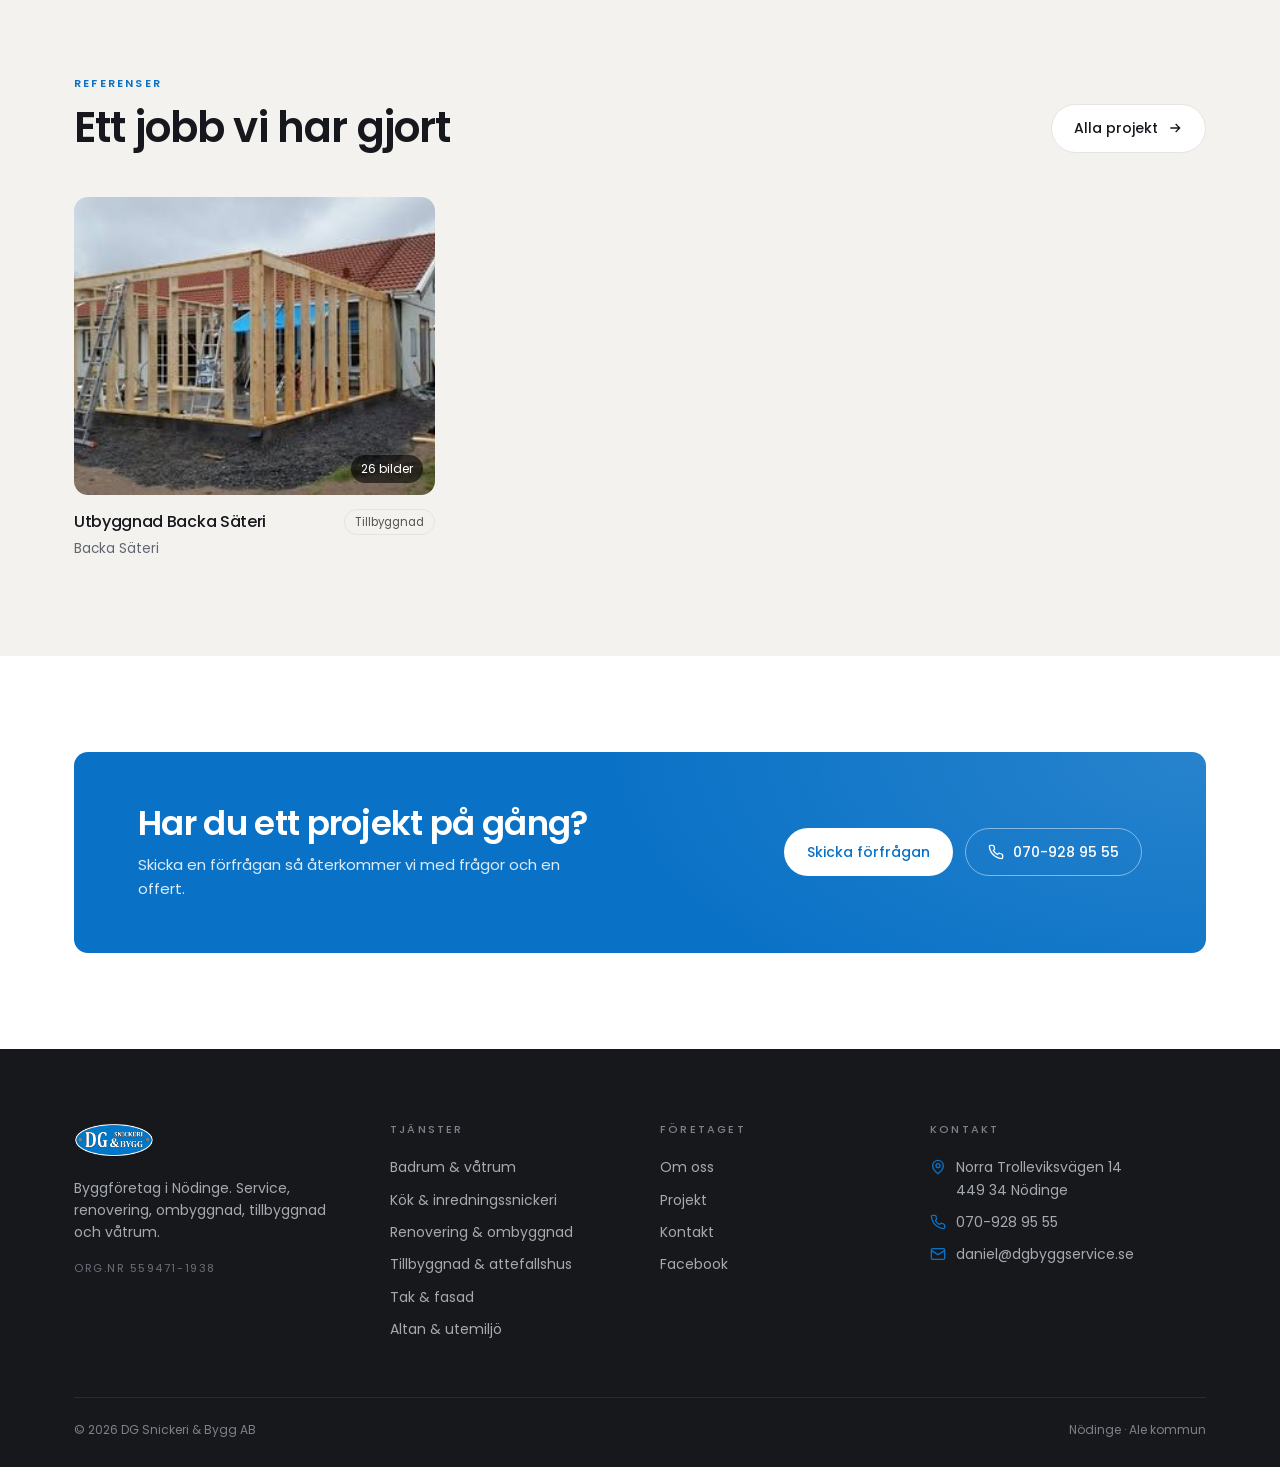
<file: tillbyggnad.html>
<!doctype html>
<html lang="sv">
<head>
<meta charset="utf-8">
<meta name="viewport" content="width=device-width, initial-scale=1">
<title>Tillbyggnad av villa i Göteborgsregionen | DG Snickeri & Bygg</title>
<meta name="description" content="Tillbyggnad och utbyggnad av villa – grund, stomme, takstolar och tak. Snickare från Nödinge med 25 år i branschen som bygger i Ale, Kungälv och Göteborg.">
<meta property="og:title" content="Tillbyggnad av villa i Göteborgsregionen | DG Snickeri & Bygg">
<meta property="og:description" content="Tillbyggnad och utbyggnad av villa – grund, stomme, takstolar och tak. Snickare från Nödinge med 25 år i branschen som bygger i Ale, Kungälv och Göteborg.">
<meta property="og:image" content="https://elevatestudio018.github.io/dg-snickeri-bygg/assets/img/hero.jpg">
<link rel="icon" href="assets/img/favicon.png">
<link rel="preconnect" href="https://fonts.googleapis.com">
<link rel="preconnect" href="https://fonts.gstatic.com" crossorigin>
<link href="https://fonts.googleapis.com/css2?family=Poppins:wght@400;500;600;700&display=swap" rel="stylesheet">
<link rel="stylesheet" href="assets/css/style.css?v=4">
<script type="application/ld+json">{"@context": "https://schema.org", "@type": "Service", "name": "Tillbyggnad och utbyggnad av villa", "serviceType": "Tillbyggnad", "description": "Tillbyggnad och utbyggnad av villa – grund, stomme, takstolar och tak. Snickare från Nödinge med 25 år i branschen som bygger i Ale, Kungälv och Göteborg.", "provider": {"@type": "HomeAndConstructionBusiness", "name": "DG Snickeri & Bygg AB", "telephone": "+46709289555", "url": "https://elevatestudio018.github.io/dg-snickeri-bygg/"}, "areaServed": ["Ale kommun", "Kungälv", "Göteborg", "Tjörn"], "url": "https://elevatestudio018.github.io/dg-snickeri-bygg/tillbyggnad.html"}</script>
<script type="application/ld+json">{"@context": "https://schema.org", "@type": "FAQPage", "mainEntity": [{"@type": "Question", "name": "Behöver jag bygglov för en tillbyggnad?", "acceptedAnswer": {"@type": "Answer", "text": "Oftast ja, men det beror på storlek, placering och detaljplan. Fråga din kommuns bygglovsavdelning tidigt – i Ale kommun, Kungälv eller där huset ligger."}}, {"@type": "Question", "name": "Kan jag få ROT-avdrag för en tillbyggnad?", "acceptedAnswer": {"@type": "Answer", "text": "ROT-avdrag gäller arbetskostnad för reparation, underhåll, om- och tillbyggnad av en befintlig bostad, enligt Skatteverkets regler. Nybyggnation av ett helt nytt hus omfattas inte."}}]}</script>
</head>
<body>
<div class="topbar"><div class="wrap">
  <span><svg viewBox="0 0 24 24" fill="none" stroke="currentColor" stroke-width="2"><path d="M20 10c0 6-8 12-8 12s-8-6-8-12a8 8 0 0 1 16 0z"/><circle cx="12" cy="10" r="3"/></svg>Norra Trolleviksvägen 14, 449 34 Nödinge</span>
  <span class="tb-r"><span><svg viewBox="0 0 24 24" fill="none" stroke="currentColor" stroke-width="2"><path d="M12 22s8-4 8-10V5l-8-3-8 3v7c0 6 8 10 8 10z"/><path d="m9 12 2 2 4-4"/></svg>BKR-behörig våtrum</span><a href="mailto:daniel@dgbyggservice.se"><svg viewBox="0 0 24 24" fill="none" stroke="currentColor" stroke-width="2"><rect x="2" y="4" width="20" height="16" rx="2"/><path d="m22 7-10 6L2 7"/></svg>daniel@dgbyggservice.se</a></span>
</div></div>
<header class="site"><div class="wrap">
  <a class="logo" href="index.html"><img src="assets/img/logo.png" alt="DG Snickeri &amp; Bygg AB"></a>
  <nav class="main">
    <div class="dd"><a href="index.html#tjanster">Tjänster <svg viewBox="0 0 24 24" fill="none" stroke="currentColor" stroke-width="2"><path d="m6 9 6 6 6-6"/></svg></a><div class="dd-menu"><a href="badrumsrenovering.html">Badrum & våtrum</a><a href="kok.html">Kök & inredningssnickeri</a><a href="renovering.html">Renovering & ombyggnad</a><a href="tillbyggnad.html">Tillbyggnad & attefallshus</a><a href="takbyte.html">Tak & fasad</a><a href="altan.html">Altan & utemiljö</a></div></div>
    <a href="projekt.html">Projekt</a><a href="index.html#om-oss">Om oss</a><a href="index.html#kontakt">Kontakt</a>
  </nav>
  <div class="hdr-cta">
    <a class="hdr-phone" href="tel:0709289555"><svg viewBox="0 0 24 24" fill="none" stroke="currentColor" stroke-width="2"><path d="M22 16.9v3a2 2 0 0 1-2.2 2 19.8 19.8 0 0 1-8.6-3.1 19.5 19.5 0 0 1-6-6A19.8 19.8 0 0 1 2.1 4.2 2 2 0 0 1 4.1 2h3a2 2 0 0 1 2 1.7c.1.9.4 1.8.7 2.7a2 2 0 0 1-.5 2.1L8 9.8a16 16 0 0 0 6 6l1.3-1.3a2 2 0 0 1 2.1-.4c.9.3 1.8.6 2.7.7a2 2 0 0 1 1.7 2z"/></svg> 070-928 95 55</a>
    <a class="btn btn-primary" href="index.html#kontakt">Begär offert</a>
    <button class="burger" aria-label="Meny"><span></span><span></span><span></span></button>
  </div>
</div></header>

<section class="phead">
  <div class="hero-bg" style="background-image:url('assets/projekt/utbyggnad-backa-sateri/05.jpg');filter:blur(3px);transform:scale(1.05)"></div>
  <div class="wrap"><span class="eyebrow light"><a href="index.html">Hem</a> · Tjänster</span><h1>Tillbyggnad och utbyggnad av villa</h1>
    <p class="lead">Behöver huset mer yta bygger jag till. På utbyggnaden i Backa Säteri gjorde vi hela kedjan – från markarbete och gjuten platta till stomme, takstolar och tegeltak som ansluter mot det befintliga huset.</p>
    <div class="actions" style="display:flex;gap:12px;flex-wrap:wrap;margin-top:30px"><a class="btn btn-primary" href="index.html#kontakt">Begär offert <svg viewBox="0 0 24 24" fill="none" stroke="currentColor" stroke-width="2"><path d="M5 12h14M13 6l6 6-6 6"/></svg></a><a class="btn btn-ghost-light" href="tel:0709289555"><svg viewBox="0 0 24 24" fill="none" stroke="currentColor" stroke-width="2"><path d="M22 16.9v3a2 2 0 0 1-2.2 2 19.8 19.8 0 0 1-8.6-3.1 19.5 19.5 0 0 1-6-6A19.8 19.8 0 0 1 2.1 4.2 2 2 0 0 1 4.1 2h3a2 2 0 0 1 2 1.7c.1.9.4 1.8.7 2.7a2 2 0 0 1-.5 2.1L8 9.8a16 16 0 0 0 6 6l1.3-1.3a2 2 0 0 1 2.1-.4c.9.3 1.8.6 2.7.7a2 2 0 0 1 1.7 2z"/></svg> 070-928 95 55</a></div></div>
</section>
<section>
  <div class="wrap svc-body">
    <article><h2>Grund och platta</h2><p>En tillbyggnad står och faller med grunden. Marken förbereds, kantelement och armering läggs ut och plattan gjuts. Det är också då man bestämmer var avlopp och el ska komma in.</p><h2>Stomme och takstolar</h2><p>När plattan har härdat reses stommen. Väggarna byggs i trä, takstolarna lyfts upp och anpassas så att den nya takfoten och taklutningen passar ihop med huset. Bilderna från Backa Säteri visar hur tillbyggnaden växer fram vecka för vecka.</p><h2>Tak och anslutning mot huset</h2><p>Det svåraste i en tillbyggnad är ofta mötet mellan nytt och gammalt. Taket ska ansluta tätt, fasaden ska se ut som om den alltid suttit där och golvnivåerna ska stämma. Där lägger jag mycket tid.</p><h2>Bygglov och anmälan</h2><p>De flesta tillbyggnader kräver bygglov eller anmälan till kommunen. Det är du som fastighetsägare som söker, men jag hjälper gärna till med underlag om vad som ska byggas och hur.</p>
      <h2>Vanliga frågor</h2><div class="faq"><details><summary>Behöver jag bygglov för en tillbyggnad?</summary><p>Oftast ja, men det beror på storlek, placering och detaljplan. Fråga din kommuns bygglovsavdelning tidigt – i Ale kommun, Kungälv eller där huset ligger.</p></details><details><summary>Kan jag få ROT-avdrag för en tillbyggnad?</summary><p>ROT-avdrag gäller arbetskostnad för reparation, underhåll, om- och tillbyggnad av en befintlig bostad, enligt Skatteverkets regler. Nybyggnation av ett helt nytt hus omfattas inte.</p></details></div></article>
    <aside>
      <img class="aside-img" src="assets/projekt/utbyggnad-backa-sateri/05.jpg" alt="Utbyggnad Backa Säteri">
      <div class="box"><h3>Det här ingår ofta</h3><ul><li>Markarbete och gjuten platta</li><li>Stomme i trä</li><li>Takstolar och tak</li><li>Anslutning mot befintligt hus</li><li>Invändigt: isolering, skivor och golv</li></ul></div>
      <div class="box"><div class="bkr"><img src="assets/img/behorig-vatrum.jpg" alt="BKR Behörig våtrum"><div><b>BKR-behörig</b><span>Våtrumscertifierad hos Byggkeramikrådet</span></div></div></div>
      <div class="box"><h3>Andra tjänster</h3><div class="others"><a href="badrumsrenovering.html">Badrum & våtrum</a><a href="takbyte.html">Takbyte</a><a href="altan.html">Altan & trädäck</a><a href="kok.html">Kök</a><a href="renovering.html">Renovering</a></div></div>
    </aside>
  </div>
</section>
<section class="beige">
  <div class="wrap"><div class="sec-head"><div><span class="eyebrow">Referenser</span><h2>Ett jobb vi har gjort</h2></div>
    <a class="btn btn-outline" href="projekt.html">Alla projekt <svg viewBox="0 0 24 24" fill="none" stroke="currentColor" stroke-width="2"><path d="M5 12h14M13 6l6 6-6 6"/></svg></a></div>
    <div class="pcards"><a class="pcard" href="projekt.html?kategori=Tillbyggnad"><div class="ph"><img loading="lazy" src="assets/projekt/utbyggnad-backa-sateri/05.jpg" alt="Utbyggnad Backa Säteri"><span class="cnt">26 bilder</span></div><div class="pc-t"><h3>Utbyggnad Backa Säteri</h3><span class="tag">Tillbyggnad</span></div><p>Backa Säteri</p></a></div></div>
</section>
<div style="padding-top:96px"></div>
<section class="cta-wrap"><div class="wrap"><div class="cta-box reveal">
  <div><h2>Har du ett projekt på gång?</h2><p>Skicka en förfrågan så återkommer vi med frågor och en offert.</p></div>
  <div class="cta-btns"><a class="btn btn-white" href="index.html#kontakt">Skicka förfrågan</a><a class="btn btn-ghost-light" href="tel:0709289555"><svg viewBox="0 0 24 24" fill="none" stroke="currentColor" stroke-width="2"><path d="M22 16.9v3a2 2 0 0 1-2.2 2 19.8 19.8 0 0 1-8.6-3.1 19.5 19.5 0 0 1-6-6A19.8 19.8 0 0 1 2.1 4.2 2 2 0 0 1 4.1 2h3a2 2 0 0 1 2 1.7c.1.9.4 1.8.7 2.7a2 2 0 0 1-.5 2.1L8 9.8a16 16 0 0 0 6 6l1.3-1.3a2 2 0 0 1 2.1-.4c.9.3 1.8.6 2.7.7a2 2 0 0 1 1.7 2z"/></svg> 070-928 95 55</a></div>
</div></div></section>

<footer class="site"><div class="wrap">
  <div class="fcols">
    <div><a class="flogo" href="index.html"><img src="assets/img/logo.png" alt="DG Snickeri &amp; Bygg"></a>
      <p>Byggföretag i Nödinge. Service, renovering, ombyggnad, tillbyggnad och våtrum.</p>
      <p class="orgnr">ORG.NR 559471-1938</p></div>
    <div><h4>Tjänster</h4><ul><li><a href="badrumsrenovering.html">Badrum & våtrum</a></li><li><a href="kok.html">Kök & inredningssnickeri</a></li><li><a href="renovering.html">Renovering & ombyggnad</a></li><li><a href="tillbyggnad.html">Tillbyggnad & attefallshus</a></li><li><a href="takbyte.html">Tak & fasad</a></li><li><a href="altan.html">Altan & utemiljö</a></li></ul></div>
    <div><h4>Företaget</h4><ul><li><a href="index.html#om-oss">Om oss</a></li><li><a href="projekt.html">Projekt</a></li><li><a href="index.html#kontakt">Kontakt</a></li><li><a href="https://www.facebook.com/pages/DG-Snickeri-Bygg-AB/765867246837613" target="_blank" rel="noopener">Facebook</a></li></ul></div>
    <div><h4>Kontakt</h4><ul class="fc">
      <li><svg viewBox="0 0 24 24" fill="none" stroke="currentColor" stroke-width="2"><path d="M20 10c0 6-8 12-8 12s-8-6-8-12a8 8 0 0 1 16 0z"/><circle cx="12" cy="10" r="3"/></svg><span>Norra Trolleviksvägen 14<br>449 34 Nödinge</span></li>
      <li><svg viewBox="0 0 24 24" fill="none" stroke="currentColor" stroke-width="2"><path d="M22 16.9v3a2 2 0 0 1-2.2 2 19.8 19.8 0 0 1-8.6-3.1 19.5 19.5 0 0 1-6-6A19.8 19.8 0 0 1 2.1 4.2 2 2 0 0 1 4.1 2h3a2 2 0 0 1 2 1.7c.1.9.4 1.8.7 2.7a2 2 0 0 1-.5 2.1L8 9.8a16 16 0 0 0 6 6l1.3-1.3a2 2 0 0 1 2.1-.4c.9.3 1.8.6 2.7.7a2 2 0 0 1 1.7 2z"/></svg><a href="tel:0709289555">070-928 95 55</a></li>
      <li><svg viewBox="0 0 24 24" fill="none" stroke="currentColor" stroke-width="2"><rect x="2" y="4" width="20" height="16" rx="2"/><path d="m22 7-10 6L2 7"/></svg><a href="mailto:daniel@dgbyggservice.se">daniel@dgbyggservice.se</a></li></ul></div>
  </div>
  <div class="fbottom"><span>© 2026 DG Snickeri &amp; Bygg AB</span><span>Nödinge · Ale kommun</span></div>
</div></footer>
<div class="lb" id="lb">
  <div class="lb-top"><div><h3 id="lb-title" style="display:inline"></h3><span id="lb-count"></span></div><button class="lb-close" aria-label="Stäng">✕</button></div>
  <div class="lb-stage"><button class="lb-nav prev" aria-label="Föregående">‹</button><img id="lb-img" alt=""><button class="lb-nav next" aria-label="Nästa">›</button></div>
  <div class="lb-thumbs"></div>
</div>
<script src="assets/data/projects.js?v=4"></script>
<script src="assets/js/main.js?v=4"></script>
</body>
</html>
</file>
<file: assets/css/style.css>
:root{
  --ink:#16181d;--muted:#5f6670;--line:#e4e4e1;--bg:#fff;--beige:#f4f2ee;
  --brand:#0a72c6;--brand-d:#085c9f;--dark:#17181c;--navy:#0d1b2a;
  --r:14px;--max:1180px;
}
*{box-sizing:border-box;margin:0;padding:0}
html{scroll-behavior:smooth}
body{font-family:"Poppins",system-ui,sans-serif;color:var(--ink);background:var(--bg);line-height:1.6;font-size:15px;-webkit-font-smoothing:antialiased}
img{display:block;max-width:100%}
a{color:inherit;text-decoration:none}
svg{width:16px;height:16px;flex:0 0 auto}
h1,h2,h3{line-height:1.15;letter-spacing:-.02em;font-weight:600}
.wrap{max-width:var(--max);margin:0 auto;padding:0 24px}
.muted{color:var(--muted)}
.eyebrow{display:block;font-size:11px;font-weight:600;letter-spacing:.2em;text-transform:uppercase;color:var(--brand)}
.eyebrow.light{color:#d5dde6}

/* Buttons – pill shaped like the base44 design */
.btn{display:inline-flex;align-items:center;gap:9px;padding:12px 22px;border-radius:999px;font-weight:500;font-size:14px;border:1px solid transparent;transition:.2s;cursor:pointer;font-family:inherit;white-space:nowrap}
.btn-primary{background:var(--brand);color:#fff}
.btn-primary:hover{background:var(--brand-d)}
.btn-outline{border-color:var(--line);background:#fff}
.btn-outline:hover{border-color:var(--ink)}
.btn-dark{background:var(--dark);color:#fff}
.btn-dark:hover{background:#000}
.btn-white{background:#fff;color:var(--brand)}
.btn-ghost-light{border-color:rgba(255,255,255,.45);color:#fff}
.btn-ghost-light:hover{background:rgba(255,255,255,.12)}

/* Top bar (corporate touch) */
.topbar{background:var(--navy);color:#b8c4d0;font-size:12.5px}
.topbar .wrap{display:flex;justify-content:space-between;align-items:center;height:36px;gap:16px}
.topbar span,.topbar a{display:inline-flex;align-items:center;gap:7px}
.topbar svg{width:13px;height:13px;opacity:.8}
.topbar .tb-r{gap:26px}
.topbar a:hover{color:#fff}

/* Header */
header.site{position:sticky;top:0;z-index:50;background:rgba(255,255,255,.96);backdrop-filter:blur(10px);border-bottom:1px solid var(--line)}
header.site .wrap{display:flex;align-items:center;justify-content:space-between;height:78px}
.logo{background:var(--dark);border-radius:10px;padding:7px 12px}
.logo img{height:36px;width:auto}
nav.main{display:flex;gap:30px;font-size:14.5px;align-items:center}
nav.main a{display:inline-flex;align-items:center;gap:4px;color:#333;padding:6px 0}
nav.main a:hover,nav.main a.active{color:var(--brand)}
.dd{position:relative}
.dd-menu{position:absolute;top:100%;left:-18px;background:#fff;border:1px solid var(--line);border-radius:12px;padding:8px;min-width:250px;box-shadow:0 20px 40px -18px rgba(0,0,0,.25);display:none;flex-direction:column}
.dd-menu a{padding:9px 12px;border-radius:8px}
.dd-menu a:hover{background:var(--beige);color:var(--ink)}
.dd:hover .dd-menu{display:flex}
.hdr-cta{display:flex;align-items:center;gap:22px}
.hdr-phone{display:flex;align-items:center;gap:8px;font-size:14px;color:#333}
.burger{display:none;background:none;border:0;cursor:pointer;padding:8px}
.burger span{display:block;width:22px;height:2px;background:var(--ink);margin:5px 0}

/* Hero */
.hero,.phead{position:relative;color:#fff;overflow:hidden;background:var(--navy)}
.hero{min-height:calc(100vh - 114px);min-height:calc(100svh - 114px);display:flex;align-items:center}
.hero-bg{position:absolute;inset:0;background-size:cover;background-position:center}
.hero::after,.phead::after{content:"";position:absolute;inset:0;background:linear-gradient(90deg,rgba(10,14,20,.85) 0%,rgba(10,14,20,.55) 50%,rgba(10,14,20,.15) 100%)}
.hero .wrap,.phead .wrap{position:relative;z-index:2;width:100%}
.hero h1{font-size:clamp(38px,5.4vw,64px);max-width:640px;margin:18px 0 20px}
.lead{font-size:17px;max-width:500px;color:#d7dee6}
.hero .actions{display:flex;gap:12px;margin-top:34px;flex-wrap:wrap}

/* Facts strip */
.facts{background:var(--navy);color:#fff;border-top:1px solid rgba(255,255,255,.08)}
.facts .wrap{display:grid;grid-template-columns:repeat(4,1fr)}
.facts div{padding:26px 0 26px 26px;border-left:1px solid rgba(255,255,255,.1)}
.facts div:first-child{border-left:0;padding-left:0}
.facts b{display:block;font-size:22px;font-weight:600}
.facts span{font-size:13px;color:#9fb0c1}

/* Sections */
section{padding:96px 0}
.beige{background:var(--beige)}
.sec-head{display:flex;justify-content:space-between;align-items:flex-end;gap:30px;margin-bottom:44px}
.sec-head h2,.about h2,.contact h2{font-size:clamp(30px,3.6vw,42px);margin-top:12px;max-width:620px}

/* Services */
.services{display:grid;grid-template-columns:repeat(3,1fr);gap:24px}
.svc{border:1px solid var(--line);border-radius:var(--r);overflow:hidden;background:#fff;transition:.25s}
.svc:hover{box-shadow:0 22px 40px -24px rgba(0,0,0,.35);transform:translateY(-3px)}
.svc .ph{aspect-ratio:16/8.4;overflow:hidden;background:var(--beige)}
.svc .ph img{width:100%;height:100%;object-fit:cover;transition:.6s}
.svc:hover .ph img{transform:scale(1.05)}
.svc .bd{padding:22px 24px 26px}
.svc-t{display:flex;justify-content:space-between;align-items:center;gap:10px}
.svc-t h3{font-size:17px}
.svc-t svg{color:#9aa1a9;width:14px;height:14px}
.svc:hover .svc-t svg{color:var(--brand)}
.svc p{color:var(--muted);font-size:14px;margin-top:8px}

/* About */
.about{display:grid;grid-template-columns:1fr 1fr;gap:72px;align-items:center}
.about-media{position:relative}
.about-media>img{width:100%;aspect-ratio:4/3.6;object-fit:cover;object-position:center 30%;border-radius:4px}
.about-media .badge{position:absolute;left:20px;bottom:20px;display:flex;gap:12px;align-items:center;background:#fff;border-radius:12px;padding:10px 16px 10px 10px;box-shadow:0 14px 30px -14px rgba(0,0,0,.4)}
.about-media .badge img{width:46px;height:46px;border-radius:6px;object-fit:cover}
.about-media .badge b{display:block;font-size:14px}.about-media .badge span{font-size:12px;color:var(--muted)}
.about h2{margin-bottom:22px}
.about p{color:#4a5058;margin-bottom:14px;font-size:15.5px}
.about-foot{display:flex;align-items:center;gap:26px;margin-top:30px;flex-wrap:wrap}
.person{display:flex;align-items:center;gap:12px}
.person img{width:44px;height:44px;border-radius:50%;object-fit:cover;object-position:top}
.person b{display:block;font-size:14px;font-weight:500}.person span{font-size:12.5px;color:var(--muted)}

/* Project cards */
.pcards{display:grid;grid-template-columns:repeat(3,1fr);gap:28px 24px}
.pcard{cursor:pointer}
.pcard .ph{position:relative;aspect-ratio:4/3.3;border-radius:var(--r);overflow:hidden;background:var(--beige)}
.pcard .ph img{width:100%;height:100%;object-fit:cover;transition:.6s}
.pcard:hover .ph img{transform:scale(1.05)}
.pcard .cnt{position:absolute;right:12px;bottom:12px;background:rgba(0,0,0,.6);color:#fff;font-size:12px;padding:4px 10px;border-radius:999px}
.pc-t{display:flex;justify-content:space-between;align-items:center;gap:10px;margin-top:14px}
.pc-t h3{font-size:16px;font-weight:500}
.tag{font-size:11.5px;background:var(--beige);border:1px solid var(--line);color:#555;padding:3px 10px;border-radius:999px;white-space:nowrap}
.pcard p{color:var(--muted);font-size:13.5px;margin-top:3px}

/* Rating band */
.rating-band{background:var(--beige);padding:34px 0}
.rating-band .wrap{display:flex;justify-content:space-between;align-items:center;gap:20px;flex-wrap:wrap}
.rb-l{display:flex;align-items:center;gap:14px;font-size:14px;flex-wrap:wrap}
.rb-l b{font-weight:500}
.stars{display:flex;gap:3px;color:#c59a5b}
.link{display:inline-flex;gap:6px;align-items:center;color:var(--brand);font-weight:500;font-size:14px}

/* Process */
.process{display:grid;grid-template-columns:repeat(4,1fr);gap:20px}
.step{border:1px solid var(--line);border-radius:var(--r);padding:26px 24px}
.step .n{display:grid;place-items:center;width:34px;height:34px;border-radius:50%;background:#e3effa;color:var(--brand);font-size:13px;font-weight:600}
.step h3{font-size:16px;margin:20px 0 8px}
.step p{color:var(--muted);font-size:14px}

/* CTA */
.cta-wrap{padding:0 0 96px}
.cta-box{background:var(--brand);color:#fff;border-radius:var(--r);padding:52px 64px;display:flex;justify-content:space-between;align-items:center;gap:30px;background-image:radial-gradient(600px 300px at 100% 0,rgba(255,255,255,.12),transparent)}
.cta-box h2{font-size:clamp(26px,3vw,34px)}
.cta-box p{color:#dcebf8;margin-top:10px;max-width:440px}
.cta-btns{display:flex;gap:12px;flex-wrap:wrap}

/* Contact */
.contact{display:grid;grid-template-columns:1fr 1.15fr;gap:64px;align-items:start}
.contact h2{margin-bottom:12px}
.cinfo{list-style:none;margin-top:30px}
.cinfo li{display:flex;gap:16px;align-items:center;padding:16px 0;border-bottom:1px solid var(--line)}
.cinfo .ic{display:grid;place-items:center;width:42px;height:42px;border-radius:50%;background:#fff;border:1px solid var(--line);color:var(--brand)}
.cinfo small{display:block;font-size:11px;letter-spacing:.14em;text-transform:uppercase;color:var(--muted)}
.cinfo li div{font-weight:500}
form.quote{background:#fff;border:1px solid var(--line);border-radius:var(--r);padding:36px}
form.quote h3{font-size:22px;margin-bottom:20px}
.fgrid{display:grid;grid-template-columns:1fr 1fr;gap:14px}
.field{display:flex;flex-direction:column;gap:6px}
.field.full{grid-column:1/-1}
.field label{font-size:12.5px;font-weight:500}
.field input,.field select,.field textarea{font:inherit;font-size:14px;padding:12px 14px;border:1px solid var(--line);border-radius:10px;background:#fafaf8;color:var(--ink)}
.field input:focus,.field select:focus,.field textarea:focus{outline:2px solid var(--brand);border-color:transparent;background:#fff}
.field textarea{min-height:120px;resize:vertical}
form.quote .btn{margin-top:20px;width:100%;justify-content:center;padding:14px}

/* Footer */
footer.site{background:var(--dark);color:#a5a9b0;padding:72px 0 28px;font-size:14px}
.fcols{display:grid;grid-template-columns:1.2fr 1fr 1fr 1.2fr;gap:40px}
.fcols h4{color:#7c818a;font-size:11px;letter-spacing:.2em;text-transform:uppercase;font-weight:500;margin-bottom:18px}
.fcols ul{list-style:none;display:grid;gap:10px}
.fcols a:hover{color:#fff}
.flogo img{height:38px;margin-bottom:18px}
.orgnr{font-size:11px;letter-spacing:.14em;color:#6b7078;margin-top:16px}
.fc li{display:flex;gap:10px;align-items:flex-start}
.fc svg{color:var(--brand);margin-top:3px}
.fbottom{margin-top:56px;padding-top:22px;border-top:1px solid rgba(255,255,255,.08);display:flex;justify-content:space-between;font-size:12px;color:#7c818a;flex-wrap:wrap;gap:10px}

/* Projects page */
.phead{padding:110px 0 90px}
.phead h1{font-size:clamp(36px,5vw,56px);margin:14px 0 14px}
.filters{display:flex;gap:10px;flex-wrap:wrap;margin-bottom:36px}
.filters button{font:inherit;font-size:13.5px;padding:9px 18px;border:1px solid var(--line);background:#fff;border-radius:999px;cursor:pointer;transition:.2s}
.filters button.on,.filters button:hover{background:var(--dark);color:#fff;border-color:var(--dark)}

/* Lightbox */
.lb{position:fixed;inset:0;background:rgba(8,10,14,.96);z-index:100;display:none;flex-direction:column}
.lb.open{display:flex}
.lb-top{display:flex;justify-content:space-between;align-items:center;padding:18px 24px;color:#fff}
.lb-top h3{font-size:17px}.lb-top span{color:#9aa1a9;font-size:13px;margin-left:12px}
.lb-close,.lb-nav{background:rgba(255,255,255,.1);border:0;color:#fff;width:46px;height:46px;border-radius:50%;cursor:pointer;font-size:22px;display:grid;place-items:center;flex:0 0 auto}
.lb-close:hover,.lb-nav:hover{background:rgba(255,255,255,.22)}
.lb-stage{flex:1;display:flex;align-items:center;justify-content:center;gap:16px;padding:0 20px;min-height:0}
.lb-stage img{max-height:100%;max-width:calc(100% - 140px);object-fit:contain;border-radius:4px}
.lb-thumbs{display:flex;gap:8px;overflow-x:auto;padding:16px 24px}
.lb-thumbs img{height:62px;width:84px;object-fit:cover;opacity:.45;cursor:pointer;border-radius:6px;flex:0 0 auto}
.lb-thumbs img.on{opacity:1;outline:2px solid var(--brand)}

.reveal{opacity:0;transform:translateY(20px);transition:opacity .7s,transform .7s}
.reveal.in{opacity:1;transform:none}

@media (max-width:1024px){
  nav.main,.hdr-phone{display:none}
  .burger{display:block}
  nav.main.open{display:flex;position:absolute;top:78px;left:0;right:0;flex-direction:column;align-items:flex-start;background:#fff;padding:18px 24px;border-bottom:1px solid var(--line);gap:12px}
  nav.main.open .dd-menu{position:static;display:flex;border:0;box-shadow:none;padding:0 0 0 12px}
  .services,.pcards{grid-template-columns:1fr 1fr}
  .about,.contact{grid-template-columns:1fr;gap:44px}
  .process{grid-template-columns:1fr 1fr}
  .fcols{grid-template-columns:1fr 1fr}
  .cta-box{flex-direction:column;align-items:flex-start;padding:40px}
  .topbar .tb-r>span{display:none}
}
@media (max-width:640px){
  section{padding:70px 0}
  .cta-wrap{padding:0 0 70px}
  .wrap{padding:0 16px}
  .topbar .tb-r{display:none}
  .hdr-cta .btn{display:none}
  .services,.pcards,.process,.fgrid,.fcols{grid-template-columns:1fr}
  .facts .wrap{grid-template-columns:1fr 1fr}
  .facts div{padding:18px 0;border-left:0}
  .sec-head{flex-direction:column;align-items:flex-start}
  form.quote{padding:24px}
  .cta-box{padding:32px 24px}
  .lb-stage img{max-width:100%}
  .lb-nav{position:absolute;bottom:100px}
  .lb-nav.prev{left:20px}.lb-nav.next{right:20px}
}

/* Service pages */
.phead .eyebrow a:hover{color:#fff}
.svc-body{display:grid;grid-template-columns:minmax(0,1fr) 340px;gap:64px;align-items:start}
.svc-body article h2{font-size:24px;margin:40px 0 12px}
.svc-body article h2:first-child{margin-top:0}
.svc-body article p{font-size:16px;color:#3f444b;max-width:680px}
.faq details{border:1px solid var(--line);border-radius:12px;padding:16px 20px;margin-bottom:10px}
.faq summary{font-weight:500;cursor:pointer}
.faq details p{margin-top:10px;font-size:15px}
aside{display:grid;gap:18px;position:sticky;top:100px}
.aside-img{width:100%;aspect-ratio:4/3;object-fit:cover;border-radius:var(--r)}
.box{border:1px solid var(--line);border-radius:var(--r);padding:22px}
.box h3{font-size:16px;margin-bottom:12px}
.box ul{padding-left:18px;color:#3f444b;font-size:14.5px}
.box li{margin-bottom:6px}
.bkr{display:flex;gap:14px;align-items:center}
.bkr img{width:56px;height:56px;border-radius:8px;object-fit:cover}
.bkr b{display:block;font-size:14px;font-weight:600}.bkr span{font-size:13px;color:var(--muted)}
.others{display:flex;flex-wrap:wrap;gap:8px}
.others a{font-size:13px;border:1px solid var(--line);padding:6px 12px;border-radius:999px}
.others a:hover{border-color:var(--ink)}
.phead .lead{max-width:640px}
@media (max-width:1024px){.svc-body{grid-template-columns:1fr;gap:40px}aside{position:static}}
</file>
